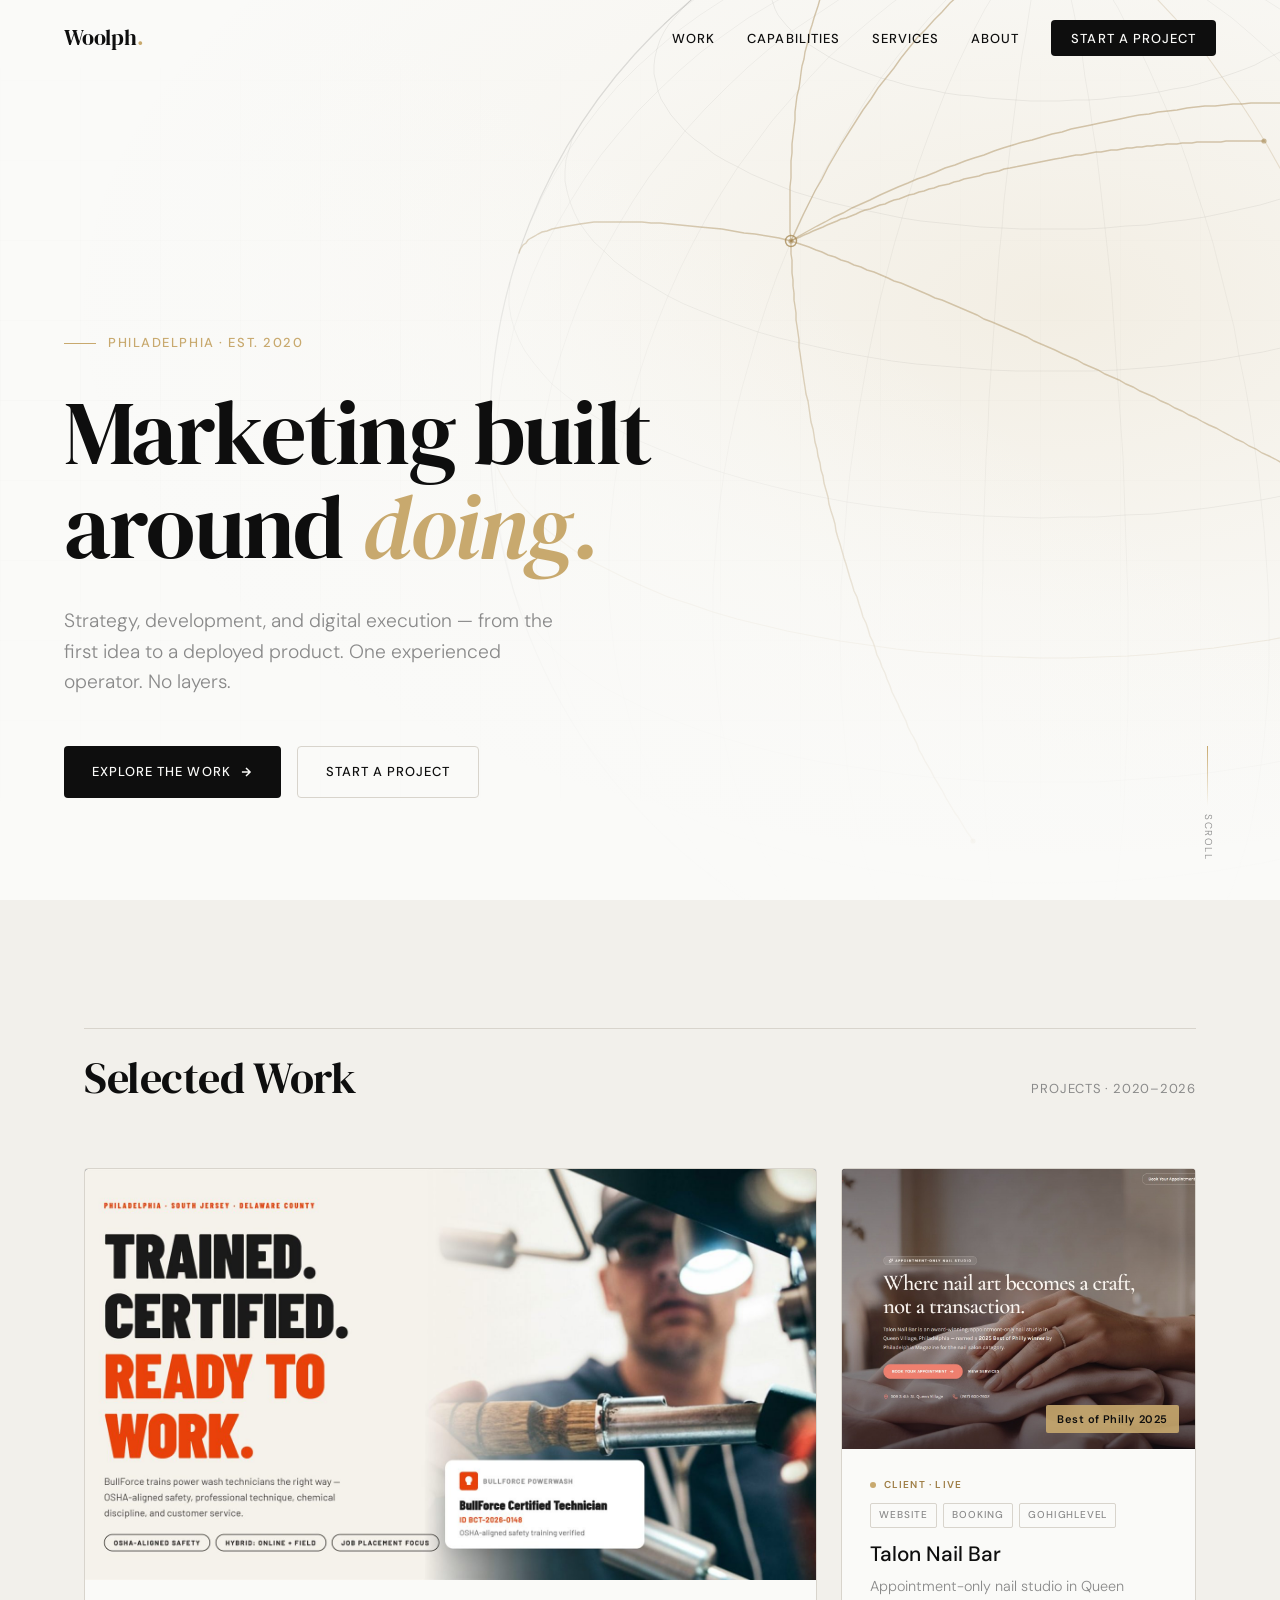
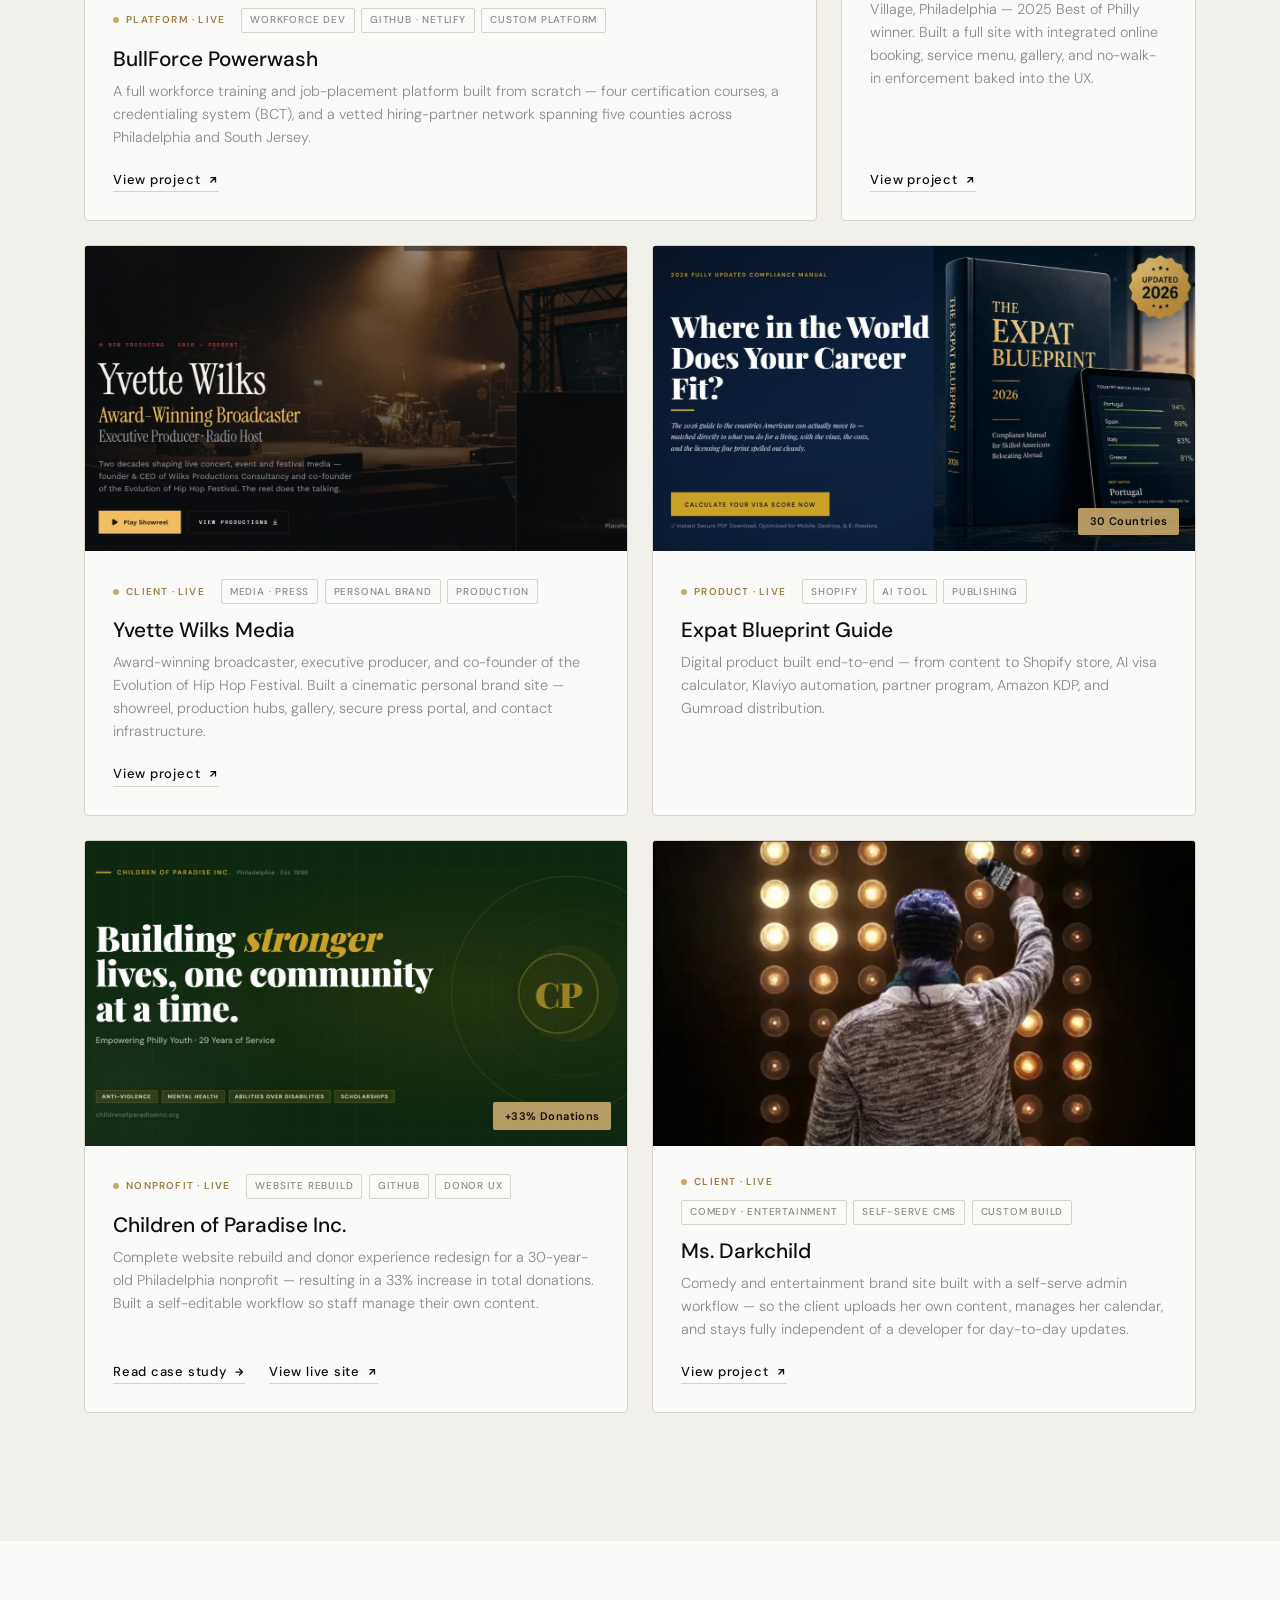
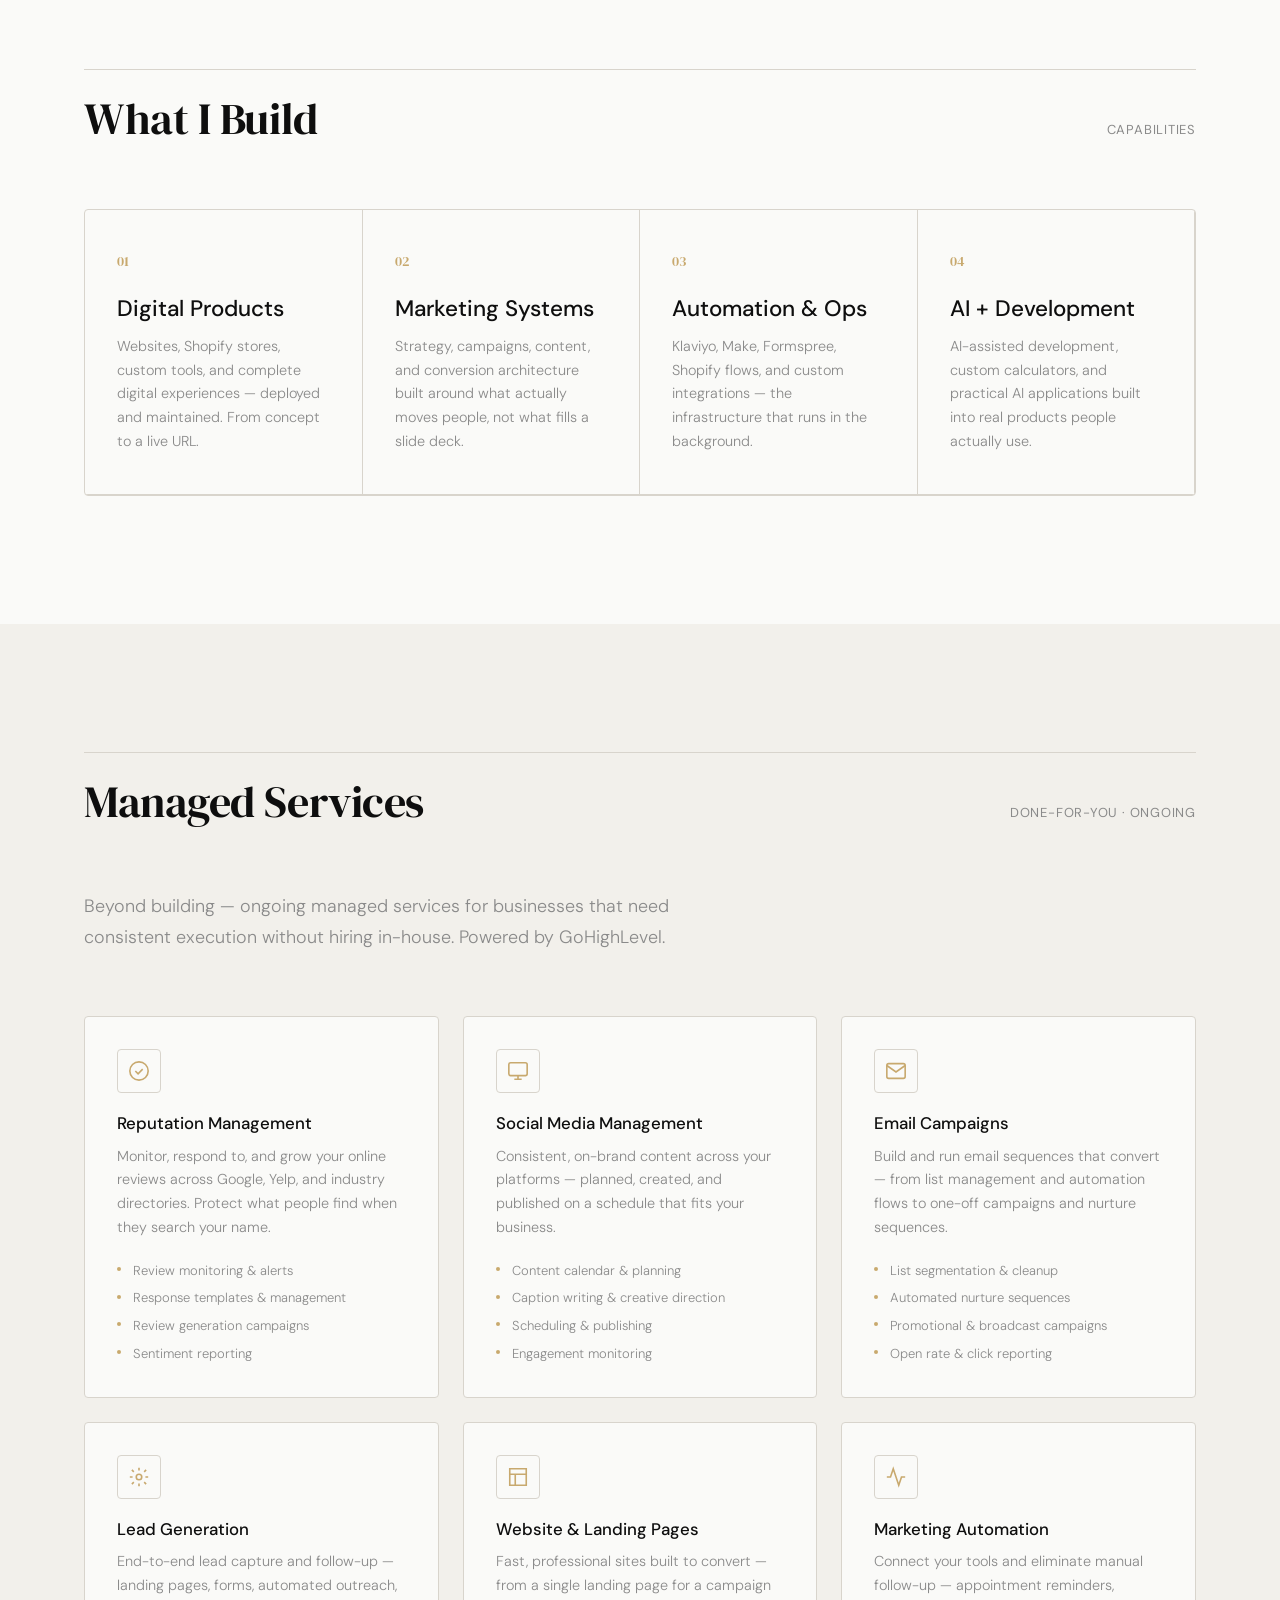
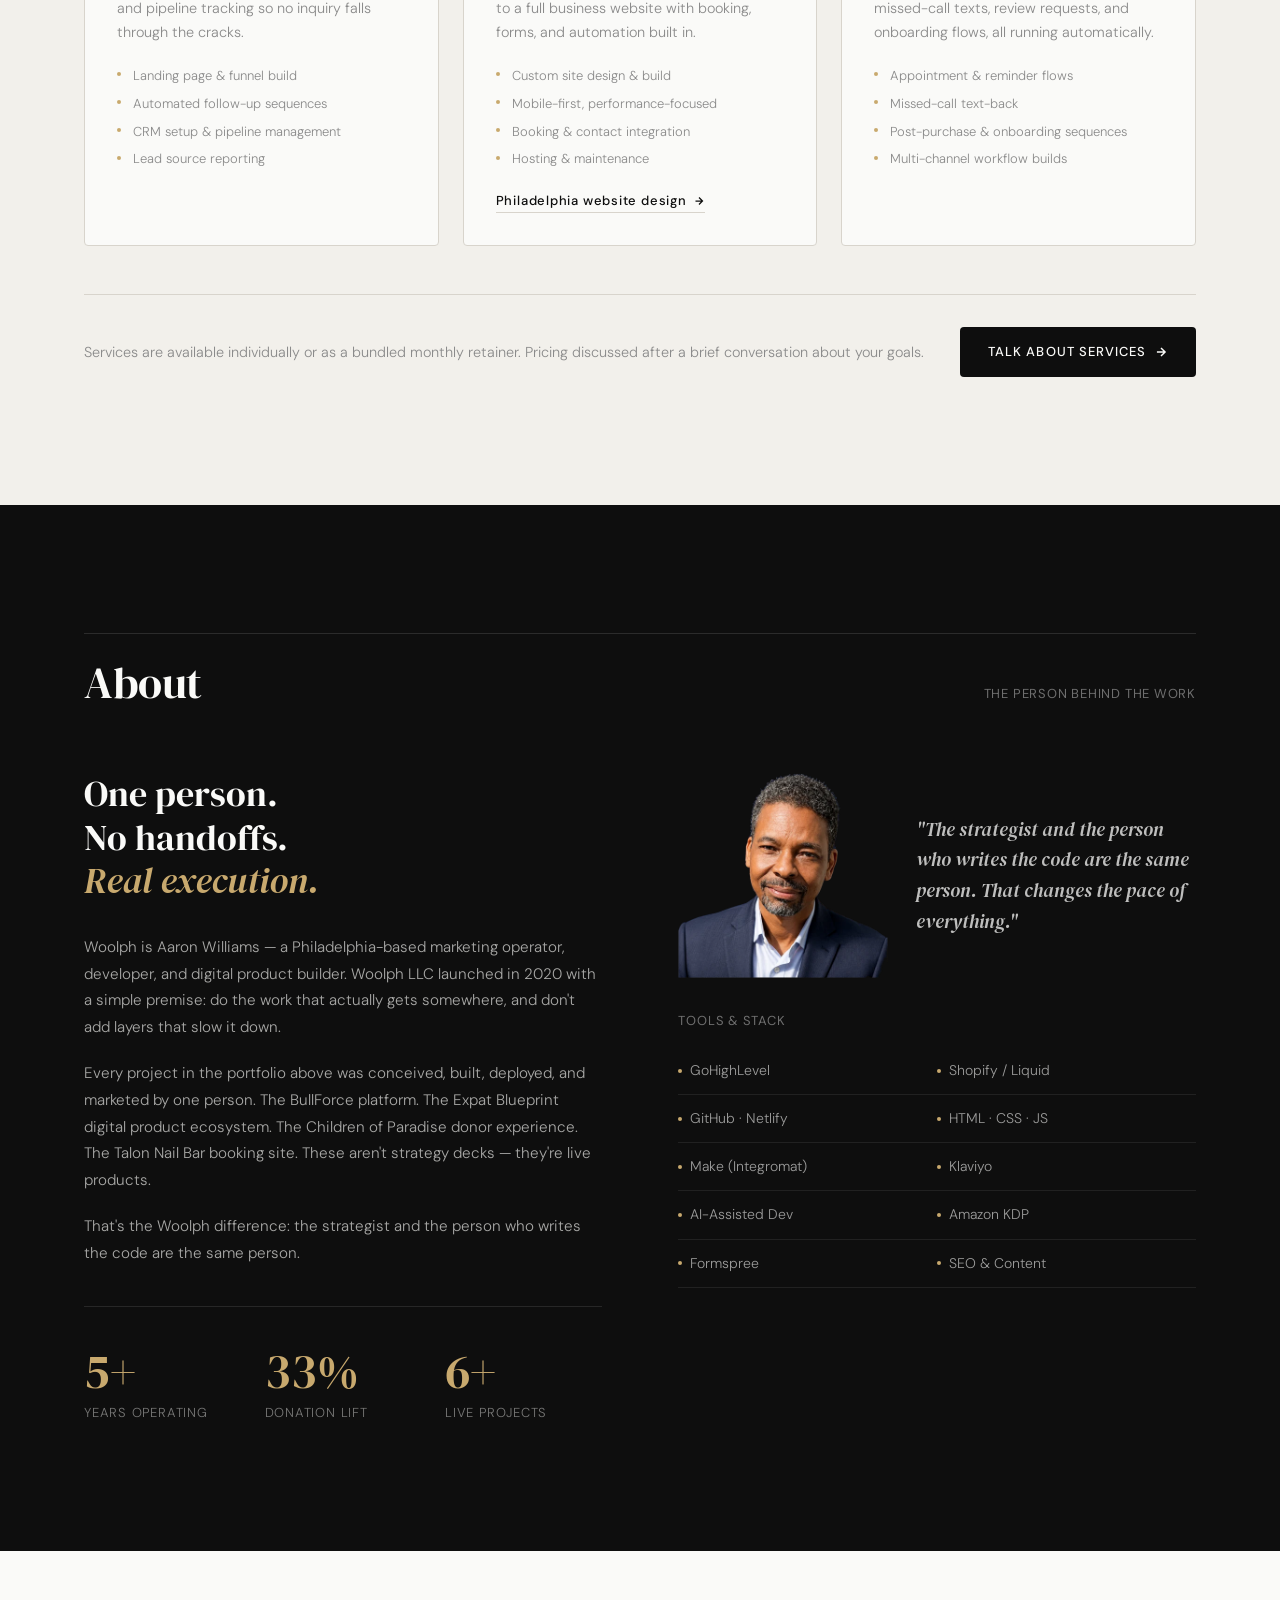
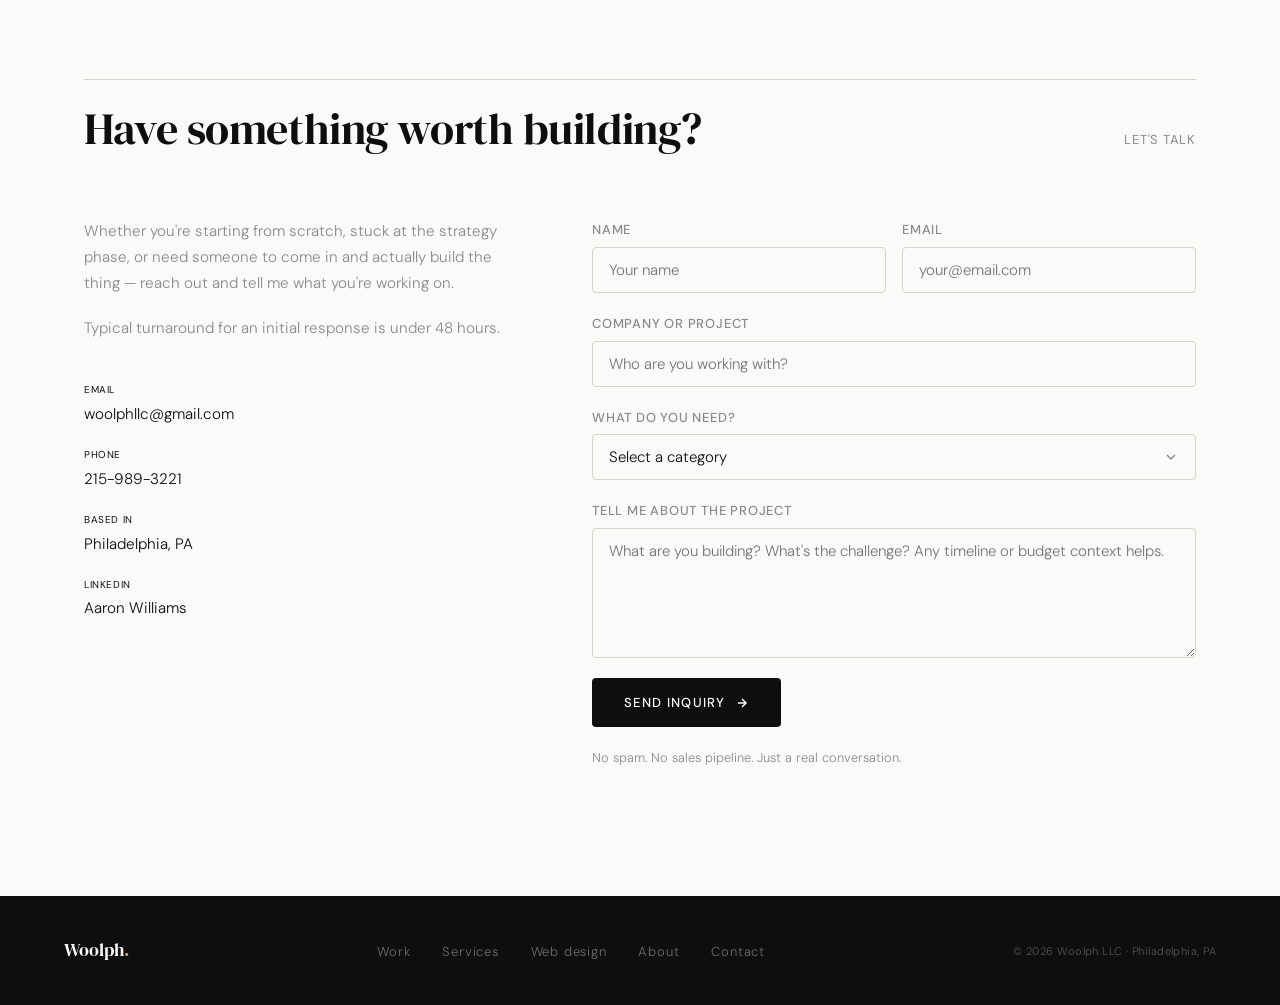
<file: index.html>
<!DOCTYPE html>
<html lang="en">
<head>
  <meta charset="UTF-8" />
  <meta name="viewport" content="width=device-width, initial-scale=1.0" />
  <title>Woolph Marketing | Philadelphia Web Design &amp; Automation</title>
  <meta name="description" content="Independent Philadelphia marketing studio building custom websites, booking, and marketing automation for local businesses. One operator, no handoffs." />
  <link rel="canonical" href="https://woolph.marketing/" />
  <meta name="robots" content="index, follow, max-image-preview:large" />
  <meta name="theme-color" content="#0E0E0E" />

  <link rel="icon" href="/favicon.svg" type="image/svg+xml" />

  <!-- Open Graph -->
  <meta property="og:site_name" content="Woolph Marketing" />
  <meta property="og:locale" content="en_US" />
  <meta property="og:title" content="Woolph Marketing — Marketing Built Around Doing" />
  <meta property="og:description" content="Independent Philadelphia marketing studio: custom websites, booking, and marketing automation for businesses that need to get somewhere." />
  <meta property="og:type" content="website" />
  <meta property="og:url" content="https://woolph.marketing/" />
  <meta property="og:image" content="https://woolph.marketing/images/og-image.png" />
  <meta property="og:image:type" content="image/png" />
  <meta property="og:image:width" content="1200" />
  <meta property="og:image:height" content="630" />
  <meta property="og:image:alt" content="Woolph — Marketing built around doing." />

  <!-- Twitter / X -->
  <meta name="twitter:card" content="summary_large_image" />
  <meta name="twitter:title" content="Woolph Marketing — Marketing Built Around Doing" />
  <meta name="twitter:description" content="Independent Philadelphia marketing studio: custom websites, booking, and marketing automation for businesses that need to get somewhere." />
  <meta name="twitter:image" content="https://woolph.marketing/images/og-image.png" />

  <!-- Structured data: service-area business (no public street address) -->
  <script type="application/ld+json">
  {
    "@context": "https://schema.org",
    "@graph": [
      {
        "@type": "WebSite",
        "@id": "https://woolph.marketing/#website",
        "url": "https://woolph.marketing/",
        "name": "Woolph Marketing",
        "inLanguage": "en-US",
        "publisher": { "@id": "https://woolph.marketing/#business" }
      },
      {
        "@type": "ProfessionalService",
        "@id": "https://woolph.marketing/#business",
        "name": "Woolph Marketing",
        "alternateName": ["Woolph", "Woolph LLC"],
        "legalName": "Woolph LLC",
        "url": "https://woolph.marketing/",
        "image": "https://woolph.marketing/images/og-image.png",
        "description": "Independent Philadelphia marketing studio building custom websites, online booking, and marketing automation for local businesses, nonprofits, and personal brands.",
        "telephone": "+1-215-989-3221",
        "email": "woolphllc@gmail.com",
        "foundingDate": "2020",
        "address": {
          "@type": "PostalAddress",
          "addressLocality": "Philadelphia",
          "addressRegion": "PA",
          "addressCountry": "US"
        },
        "areaServed": [
          { "@type": "City", "name": "Philadelphia" },
          { "@type": "State", "name": "Pennsylvania" }
        ],
        "founder": {
          "@type": "Person",
          "@id": "https://woolph.marketing/#aaron-williams",
          "name": "Aaron Williams",
          "sameAs": ["https://www.linkedin.com/in/aaron-williams-388862427"]
        },
        "knowsAbout": [
          "Web design",
          "Marketing automation",
          "GoHighLevel",
          "Local SEO",
          "Shopify",
          "Email marketing"
        ],
        "hasOfferCatalog": {
          "@type": "OfferCatalog",
          "name": "Woolph Marketing services",
          "itemListElement": [
            { "@type": "Offer", "itemOffered": { "@type": "Service", "name": "Website & landing page design", "url": "https://woolph.marketing/services/web-design-philadelphia/" } },
            { "@type": "Offer", "itemOffered": { "@type": "Service", "name": "Marketing automation" } },
            { "@type": "Offer", "itemOffered": { "@type": "Service", "name": "Lead generation" } },
            { "@type": "Offer", "itemOffered": { "@type": "Service", "name": "Reputation management" } },
            { "@type": "Offer", "itemOffered": { "@type": "Service", "name": "Social media management" } },
            { "@type": "Offer", "itemOffered": { "@type": "Service", "name": "Email campaigns" } }
          ]
        }
      }
    ]
  }
  </script>

  <link rel="preconnect" href="https://fonts.googleapis.com" />
  <link rel="preconnect" href="https://fonts.gstatic.com" crossorigin />
  <link rel="stylesheet" href="https://fonts.googleapis.com/css2?family=DM+Serif+Display:ital@0;1&family=DM+Sans:ital,opsz,wght@0,9..40,300;0,9..40,400;0,9..40,500;0,9..40,600;1,9..40,300&display=swap" />
  <link rel="stylesheet" href="/style.css" />
</head>

<body>

  <!-- ═══════════════════════════════════════
       NAV
  ══════════════════════════════════════════ -->
  <nav id="nav" role="navigation" aria-label="Main navigation">
    <a href="#hero" class="nav-logo" aria-label="Woolph home">Woolph<span>.</span></a>

    <ul class="nav-links" role="list">
      <li><a href="#work">Work</a></li>
      <li><a href="#capabilities">Capabilities</a></li>
      <li><a href="#services">Services</a></li>
      <li><a href="#about">About</a></li>
      <li><a href="#contact" class="nav-cta">Start a project</a></li>
    </ul>

    <button class="nav-toggle" aria-label="Toggle menu" aria-expanded="false">
      <span></span>
      <span></span>
      <span></span>
    </button>
  </nav>

  <!-- ═══════════════════════════════════════
       HERO
  ══════════════════════════════════════════ -->
  <section id="hero" aria-label="Introduction">
    <div class="hero-bg" aria-hidden="true">
      <svg xmlns="http://www.w3.org/2000/svg" viewBox="0 0 1600 900" preserveAspectRatio="xMidYMid slice" aria-hidden="true">
        <defs>
          <radialGradient id="wb-glow" cx="76%" cy="34%" r="62%">
            <stop offset="0%" stop-color="#C8A96E" stop-opacity="0.15"/>
            <stop offset="55%" stop-color="#C8A96E" stop-opacity="0.045"/>
            <stop offset="100%" stop-color="#C8A96E" stop-opacity="0"/>
          </radialGradient>
          <linearGradient id="wb-fade" x1="0" y1="0" x2="0" y2="1">
            <stop offset="0%" stop-color="#fff" stop-opacity="1"/>
            <stop offset="58%" stop-color="#fff" stop-opacity="0.85"/>
            <stop offset="100%" stop-color="#fff" stop-opacity="0.12"/>
          </linearGradient>
          <mask id="wb-mask"><rect width="1600" height="900" fill="url(#wb-fade)"/></mask>
        </defs>
        <rect width="1600" height="900" fill="url(#wb-glow)"/>
        <g mask="url(#wb-mask)" fill="none" stroke-linecap="round">
          <g stroke="#0E0E0E" stroke-opacity="0.06" stroke-width="1">
            <path d="M1041 964L1053 967L1066 971L1079 974L1092 976L1105 979L1119 981L1133 983L1147 984L1161 985L1176 986L1190 987L1205 987L1220 987L1234 986L1249 986L1263 985L1278 984L1292 982L1306 980L1319 978L1333 975L1346 973L1358 970L1371 966L1382 963"/>
            <path d="M864 870L874 877L886 884L898 891L911 897L925 904L940 910L955 915L972 920L989 925L1006 930L1024 934L1043 938L1062 941L1081 944L1101 947L1121 949L1141 950L1162 952L1182 952L1203 953L1224 953L1245 952L1265 951L1286 950L1306 948L1326 946L1345 943L1365 940L1384 937L1402 933L1420 928L1437 924L1454 919L1470 913L1485 908L1500 902L1513 895L1526 889L1538 882L1549 875L1560 867"/>
            <path d="M746 743L754 753L764 763L774 772L786 781L799 790L813 799L828 807L844 815L861 823L879 830L898 837L918 843L939 849L960 855L982 860L1005 865L1028 869L1052 872L1076 875L1101 878L1126 880L1151 882L1176 883L1202 883L1227 883L1252 882L1277 881L1303 879L1327 877L1352 874L1376 871L1399 867L1423 863L1445 858L1467 853L1488 847L1509 841L1528 835L1547 828L1565 820L1582 813L1597 805L1612 796L1626 787L1638 778L1650 769L1660 760L1669 750L1676 740"/>
            <path d="M674 593L679 604L685 616L693 627L702 638L712 648L724 659L737 669L751 679L767 689L784 698L802 707L821 715L841 723L862 731L884 738L908 745L931 751L956 757L981 762L1007 766L1034 770L1061 774L1088 777L1116 779L1144 781L1172 782L1201 782L1229 782L1257 782L1285 780L1313 778L1341 776L1368 773L1395 769L1421 765L1447 760L1472 755L1497 749L1520 743L1543 736L1565 728L1586 721L1606 712L1624 704L1642 695L1658 685L1674 676L1688 666L1700 655L1712 645L1721 634L1730 623L1737 612L1743 601L1747 589"/>
            <path d="M670 282L669 294L669 305L671 317L674 328L679 340L685 351L693 362L702 373L712 384L724 394L737 404L751 414L767 424L784 433L802 442L821 450L841 458L862 466L884 473L908 480L931 486L956 492L981 497L1007 502L1034 506L1061 509L1088 512L1116 514L1144 516L1172 517L1201 518L1229 517L1257 517L1285 515L1313 514L1341 511L1368 508L1395 504L1421 500L1447 495L1472 490L1497 484L1520 478L1543 471L1565 464L1586 456L1606 448L1624 439L1642 430L1658 421L1674 411L1688 401L1700 391L1712 380L1721 369L1730 358L1737 347L1743 336L1747 324L1750 313L1751 301L1751 290L1749 278"/>
            <path d="M737 130L732 140L729 150L726 160L725 171L725 181L727 191L730 202L734 212L739 222L746 232L754 242L764 251L774 261L786 270L799 279L813 287L828 296L844 304L861 311L879 318L898 325L918 332L939 338L960 343L982 348L1005 353L1028 357L1052 361L1076 364L1101 366L1126 368L1151 370L1176 371L1202 371L1227 371L1252 371L1277 370L1303 368L1327 366L1352 363L1376 360L1399 356L1423 352L1445 347L1467 341L1488 336L1509 330L1528 323L1547 316L1565 309L1582 301L1597 293L1612 285L1626 276L1638 267L1650 258L1660 248L1669 238L1676 229L1683 219L1688 208L1691 198L1694 188L1695 178L1695 167L1693 157L1690 147L1686 137L1681 126"/>
            <path d="M851 0L843 8L836 16L829 24L824 32L820 40L817 49L815 57L814 65L814 74L816 82L818 91L821 99L826 107L831 115L838 123L845 131L854 139L864 146L874 154L886 161L898 167L911 174L925 180L940 186L955 192L972 197L989 202L1006 206L1024 210L1043 214L1062 218L1081 221L1101 223L1121 225L1141 227L1162 228L1182 229L1203 229L1224 229L1245 229L1265 228L1286 226L1306 225L1326 222L1345 220L1365 217L1384 213L1402 209L1420 205L1437 200L1454 195L1470 190L1485 184L1500 178L1513 172L1526 165L1538 158L1549 151L1560 144L1569 136L1577 129L1584 121L1591 113L1596 104L1600 96L1603 88L1605 79L1606 71L1606 63L1604 54L1602 46L1599 38L1594 29L1589 21L1582 13L1575 5L1566 -2"/>
            <path d="M1026 -99L1015 -95L1005 -91L996 -86L986 -82L978 -77L970 -72L963 -67L956 -61L950 -56L945 -50L941 -44L937 -39L934 -33L932 -27L931 -21L930 -15L930 -9L931 -3L933 3L935 9L938 15L942 20L947 26L952 31L958 37L965 42L973 47L981 52L989 57L999 62L1009 66L1019 70L1030 74L1041 78L1053 81L1066 85L1079 88L1092 90L1105 93L1119 95L1133 96L1147 98L1161 99L1176 100L1190 101L1205 101L1220 101L1234 100L1249 100L1263 99L1278 97L1292 96L1306 94L1319 92L1333 89L1346 87L1358 84L1371 80L1382 77L1394 73L1405 69L1415 65L1424 60L1434 55L1442 51L1450 46L1457 40L1464 35L1470 30L1475 24L1479 18L1483 13L1486 7L1488 1L1489 -5L1490 -11L1490 -17L1489 -23L1487 -29L1485 -35L1482 -41L1478 -46L1473 -52L1468 -58L1462 -63L1455 -68L1447 -73L1439 -78L1431 -83L1421 -88L1411 -92L1401 -96L1390 -100"/>
            <path d="M1121 -111L1115 -109L1109 -107L1104 -104L1099 -102L1094 -100L1090 -97L1086 -95L1082 -92L1079 -89L1076 -86L1073 -83L1071 -80L1069 -77L1067 -74L1066 -71L1065 -68L1065 -65L1065 -62L1066 -59L1066 -56L1068 -53L1069 -50L1071 -47L1074 -44L1077 -41L1080 -38L1083 -36L1087 -33L1091 -30L1096 -28L1101 -25L1106 -23L1111 -21L1117 -19L1123 -17L1129 -15L1135 -14L1142 -12L1149 -11L1156 -9L1163 -8L1170 -7L1177 -7L1185 -6L1192 -6L1200 -5L1207 -5L1215 -5L1223 -5L1230 -6L1238 -6L1245 -7L1252 -8L1260 -9L1267 -10L1274 -11L1280 -13L1287 -14L1293 -16L1299 -18L1305 -20L1311 -22L1316 -24L1321 -26L1326 -29L1330 -31L1334 -34L1338 -36L1341 -39L1344 -42L1347 -45L1349 -48L1351 -51L1353 -54L1354 -57L1355 -60L1355 -63L1355 -66L1354 -69L1354 -72L1352 -75L1351 -78L1349 -81L1346 -84L1343 -87L1340 -90L1337 -93L1333 -95L1329 -98L1324 -100L1319 -103L1314 -105L1309 -107L1303 -109L1297 -111L1291 -113L1285 -115L1278 -116L1271 -118L1264 -119L1257 -120L1250 -121L1243 -122L1235 -122L1228 -123L1220 -123L1213 -123L1205 -123L1197 -123L1190 -123L1182 -122L1175 -121L1168 -121L1160 -120L1153 -118L1146 -117L1140 -116L1133 -114L1127 -112L1121 -111"/>
          </g>
          <g stroke="#0E0E0E" stroke-opacity="0.045" stroke-width="1">
            <path d="M1053 -107L1070 -110L1086 -112L1103 -112L1121 -111L1138 -108L1156 -103L1174 -98L1192 -90L1210 -82"/>
            <path d="M947 -64L966 -74L986 -82L1007 -88L1028 -93L1050 -97L1072 -99L1094 -100L1117 -99L1140 -97L1163 -93L1187 -88L1210 -82"/>
            <path d="M824 24L843 8L863 -7L883 -21L905 -34L927 -46L950 -56L974 -65L999 -72L1024 -78L1050 -83L1076 -86L1102 -88L1129 -89L1156 -88L1183 -85L1210 -82"/>
            <path d="M681 246L691 221L702 197L715 173L729 150L744 128L760 107L778 86L797 67L817 49L838 31L860 15L883 0L907 -14L932 -27L958 -38L984 -49L1011 -58L1038 -65L1066 -71L1094 -76L1123 -80L1152 -82L1181 -82L1210 -82"/>
            <path d="M674 593L668 567L662 541L658 515L656 488L655 462L656 435L658 408L662 381L668 355L674 328L683 302L692 276L703 251L716 226L730 202L745 178L761 155L779 133L798 111L818 91L839 71L861 52L884 35L908 18L933 3L958 -11L984 -24L1011 -36L1039 -47L1066 -56L1095 -64L1123 -70L1152 -75L1181 -79L1210 -82"/>
            <path d="M809 821L793 803L778 783L764 763L751 742L739 719L729 696L720 673L712 648L706 623L701 598L697 572L695 546L695 519L695 492L697 465L701 438L706 411L712 384L720 357L729 330L739 303L751 277L764 251L778 226L793 201L809 177L827 154L845 131L865 109L886 88L907 68L929 49L952 31L976 15L1000 -1L1025 -16L1051 -29L1077 -41L1103 -52L1129 -61L1156 -69L1183 -76L1210 -82"/>
            <path d="M951 926L932 916L915 904L898 891L882 877L867 861L853 844L840 826L828 807L817 787L807 766L798 744L790 721L784 698L778 674L774 649L771 623L769 597L769 570L769 543L771 516L774 488L778 461L784 433L790 405L798 378L807 350L817 323L828 296L840 269L853 243L867 217L882 192L898 167L915 144L932 121L951 99L970 77L989 57L1010 38L1031 20L1052 3L1074 -13L1096 -28L1118 -41L1141 -53L1164 -64L1187 -74L1210 -82"/>
            <path d="M1041 964L1026 958L1012 951L998 942L984 932L972 920L960 908L948 893L937 878L927 861L918 843L910 824L902 804L895 783L889 761L884 738L880 714L877 690L875 664L873 638L873 612L873 585L875 557L877 530L880 502L884 473L889 445L895 416L902 388L910 360L918 332L927 304L937 276L948 249L960 223L972 197L984 172L998 147L1012 123L1026 100L1041 78L1057 57L1073 37L1089 18L1106 0L1123 -17L1140 -33L1157 -47L1175 -60L1192 -71L1210 -82"/>
            <path d="M1115 982L1105 979L1096 974L1087 968L1078 960L1070 951L1062 941L1054 929L1047 916L1040 902L1034 886L1028 869L1023 850L1018 831L1014 810L1010 789L1007 766L1005 743L1003 719L1001 694L1001 668L1000 641L1001 614L1001 587L1003 559L1005 530L1007 502L1010 473L1014 444L1018 415L1023 386L1028 357L1034 328L1040 300L1047 272L1054 245L1062 218L1070 191L1078 165L1087 140L1096 116L1105 93L1115 70L1125 49L1135 28L1145 9L1156 -9L1166 -26L1177 -42L1188 -57L1199 -70L1210 -82"/>
            <path d="M1179 988L1176 986L1173 982L1170 977L1167 970L1164 961L1162 952L1159 940L1157 928L1155 914L1153 898L1151 882L1149 864L1148 845L1146 824L1145 803L1144 781L1143 757L1143 733L1142 708L1142 683L1142 656L1142 629L1142 601L1143 573L1143 545L1144 516L1145 487L1146 458L1148 428L1149 399L1151 370L1153 341L1155 312L1157 284L1159 256L1162 228L1164 201L1167 175L1170 149L1173 124L1176 100L1179 77L1182 55L1186 33L1189 13L1192 -6L1196 -23L1199 -40L1203 -55L1206 -69L1210 -82"/>
            <path d="M1245 988L1249 986L1252 982L1256 976L1259 970L1262 961L1265 951L1268 940L1271 927L1273 913L1275 898L1277 881L1279 863L1281 844L1283 824L1284 803L1285 780L1286 757L1287 733L1288 708L1288 682L1288 656L1288 628L1288 601L1287 573L1286 544L1285 515L1284 486L1283 457L1281 428L1279 399L1277 370L1275 341L1273 312L1271 283L1268 255L1265 228L1262 201L1259 174L1256 149L1252 124L1249 100L1245 77L1242 54L1238 33L1234 13L1230 -6L1226 -24L1222 -40L1218 -55L1214 -69L1210 -82"/>
            <path d="M1309 981L1319 978L1329 973L1339 967L1348 960L1356 950L1365 940L1373 928L1380 915L1387 900L1394 884L1399 867L1405 849L1410 830L1414 809L1418 787L1421 765L1424 741L1426 717L1428 692L1429 666L1429 640L1429 613L1428 585L1426 557L1424 529L1421 500L1418 471L1414 442L1410 413L1405 385L1399 356L1394 327L1387 299L1380 271L1373 243L1365 217L1356 190L1348 164L1339 139L1329 115L1319 92L1309 69L1299 48L1288 28L1278 8L1267 -10L1255 -27L1244 -42L1233 -57L1221 -70L1210 -82"/>
            <path d="M1491 914L1509 902L1526 889L1542 874L1558 858L1572 842L1585 824L1597 805L1608 784L1619 763L1628 741L1635 718L1642 695L1647 670L1652 645L1655 620L1657 594L1657 567L1657 540L1655 513L1652 485L1647 458L1642 430L1635 402L1628 375L1619 347L1608 320L1597 293L1585 266L1572 240L1558 215L1542 190L1526 165L1509 142L1491 119L1473 97L1454 76L1434 55L1413 36L1392 18L1370 2L1348 -14L1326 -29L1303 -42L1280 -54L1257 -64L1233 -74L1210 -82"/>
            <path d="M1614 818L1630 800L1645 780L1660 760L1673 738L1684 716L1695 693L1704 669L1712 645L1718 620L1723 594L1726 568L1729 542L1729 515L1729 488L1726 461L1723 434L1718 407L1712 380L1704 353L1695 326L1684 300L1673 274L1660 248L1645 223L1630 198L1614 174L1596 151L1577 129L1557 107L1537 86L1515 66L1493 47L1470 30L1446 13L1421 -3L1396 -17L1370 -30L1344 -42L1318 -53L1291 -62L1264 -70L1237 -76L1210 -82"/>
            <path d="M1747 589L1754 564L1759 537L1763 511L1765 484L1766 458L1765 431L1763 404L1759 377L1754 351L1747 324L1739 298L1729 273L1718 247L1705 222L1691 198L1676 175L1660 152L1642 130L1623 108L1603 88L1582 68L1560 50L1537 32L1513 16L1488 1L1462 -13L1436 -26L1409 -38L1382 -48L1354 -57L1326 -65L1297 -71L1268 -76L1239 -79L1210 -82"/>
            <path d="M1737 242L1728 217L1717 193L1704 170L1690 147L1675 125L1659 104L1641 83L1622 64L1602 46L1581 29L1559 12L1536 -3L1512 -16L1487 -29L1462 -40L1436 -50L1409 -59L1381 -66L1354 -72L1325 -77L1297 -80L1268 -82L1239 -83L1210 -82"/>
            <path d="M1593 22L1575 5L1555 -10L1534 -24L1513 -36L1491 -48L1468 -58L1444 -66L1420 -74L1395 -80L1369 -84L1343 -87L1317 -89L1291 -89L1264 -88L1237 -86L1210 -82"/>
            <path d="M1450 -75L1431 -83L1410 -89L1389 -94L1368 -98L1346 -100L1324 -100L1302 -100L1279 -97L1256 -93L1233 -88L1210 -82"/>
            <path d="M1363 -108L1347 -111L1331 -113L1314 -113L1297 -111L1280 -108L1263 -104L1245 -98L1228 -90L1210 -82"/>
            <path d="M1295 -123L1285 -123L1275 -122L1264 -119L1254 -114L1243 -108L1232 -101L1221 -92L1210 -82"/>
            <path d="M1238 -129L1234 -129L1231 -126L1228 -123L1224 -117L1221 -111L1217 -102L1214 -93L1210 -82"/>
            <path d="M1178 -129L1182 -128L1186 -126L1190 -123L1194 -117L1198 -111L1202 -102L1206 -93L1210 -82"/>
            <path d="M1121 -123L1132 -123L1142 -121L1153 -118L1165 -114L1176 -108L1187 -101L1199 -92L1210 -82"/>
          </g>
          <g stroke="#9E7D44" stroke-opacity="0.20" stroke-width="1.1">
            <path d="M650 438L652 450L655 462L660 473L667 485L674 497L684 508L695 519L707 530L720 540L735 551L751 561L769 570L787 579L807 588L828 597L850 604L873 612L897 619L922 625L947 631L973 636L1000 641L1028 645L1056 649L1084 652L1113 654L1142 656L1171 657L1200 658L1230 658L1259 657L1288 656L1317 654L1345 651L1374 648L1402 644L1429 640L1455 635L1481 629L1507 623L1531 617L1555 609L1577 602L1599 594L1620 585L1639 576L1657 567L1674 557L1690 547L1704 537L1718 526L1729 515L1739 504L1748 493L1756 481L1761 470L1766 458L1769 446L1770 434"/>
            <path d="M1382 963L1398 957L1413 949L1427 941L1441 930L1454 919L1466 906L1478 891L1489 876L1499 859L1509 841L1517 822L1525 802L1532 781L1538 759L1543 736L1547 712L1551 687L1553 662L1554 636L1555 609L1554 582L1553 555L1551 527L1547 499L1543 471L1538 443L1532 414L1525 386L1517 358L1509 330L1499 302L1489 275L1478 248L1466 221L1454 195L1441 170L1427 145L1413 122L1398 99L1382 77L1367 56L1350 36L1334 17L1317 -1L1299 -18L1282 -33L1264 -47L1246 -60L1228 -71L1210 -82"/>
          </g>
          <circle cx="1210" cy="430" r="560" fill="none" stroke="#0E0E0E" stroke-opacity="0.12" stroke-width="1.25"/>
          <g stroke="#9E7D44" stroke-opacity="0.42" stroke-width="1.4">
            <path d="M951 241L955 239L960 237L964 235L969 233L973 231L978 229L983 227L987 225L992 223L997 221L1001 219L1006 218L1011 216L1016 214L1020 212L1025 210L1030 209L1035 207L1040 205L1045 204L1049 202L1054 200L1059 199L1064 197L1069 195L1074 194L1079 192L1084 191L1089 189L1094 188L1099 186L1104 185L1109 184L1114 182L1119 181L1124 179L1129 178L1134 177L1139 176L1144 174L1149 173L1154 172L1159 171L1164 169L1170 168L1175 167L1180 166L1185 165L1190 164L1195 163L1200 162L1205 161L1210 160L1215 159L1221 158L1226 157L1231 156L1236 155L1241 155L1246 154L1251 153L1256 152L1261 152L1266 151L1271 150L1277 150L1282 149L1287 148L1292 148L1297 147L1302 147L1307 146L1312 146L1317 145L1322 145L1327 144L1332 144L1337 144L1342 143L1347 143L1352 143L1357 142L1361 142L1366 142L1371 142L1376 142L1381 142L1386 141L1391 141L1395 141L1400 141L1405 141L1410 141L1415 141L1419 141L1424 141"/>
            <path d="M951 241L959 236L968 231L977 226L985 222L994 217L1003 213L1012 208L1021 204L1030 200L1040 195L1049 191L1058 187L1068 183L1077 179L1086 176L1096 172L1105 168L1115 165L1125 161L1134 158L1144 155L1154 151L1163 148L1173 145L1183 142L1192 140L1202 137L1212 134L1222 132L1231 129L1241 127L1251 125L1260 123L1270 121L1280 119L1289 117L1299 115L1309 114L1318 112L1328 111L1337 110L1347 108L1356 107L1365 106L1375 106L1384 105L1393 104L1402 104L1411 103L1420 103L1429 103L1438 103L1447 103L1455 103L1464 103L1472 103L1481 104L1489 104L1498 105L1506 106L1514 107L1522 108L1530 109L1537 110L1545 111L1552 113L1560 114L1567 116L1574 117L1581 119L1588 121L1595 123L1602 125L1608 128L1615 130L1621 132L1627 135L1633 137L1639 140L1645 143L1651 146L1656 149L1661 152L1666 155L1671 159L1676 162L1681 165L1685 169L1690 173L1694 176L1698 180L1702 184L1706 188L1709 192L1713 196L1716 200"/>
            <path d="M951 241L957 228L963 215L969 203L975 191L982 179L988 167L995 155L1002 143L1009 132L1016 121L1023 110L1031 99L1038 88L1046 78L1054 68L1061 58L1069 48L1077 38L1086 29L1094 20L1102 12L1110 3L1119 -5L1127 -13L1136 -21L1144 -28L1153 -35L1161 -42L1170 -48L1179 -54L1187 -60L1196 -66L1205 -71L1214 -76L1222 -80L1231 -84L1240 -88L1248 -92L1257 -95L1266 -98L1274 -101L1283 -103L1291 -105L1300 -106L1308 -108L1316 -108L1325 -109L1333 -109L1341 -109L1349 -109L1357 -108L1365 -107L1373 -105L1380 -103L1388 -101"/>
            <path d="M951 241L951 247L951 254L952 260L952 267L952 273L953 280L953 286L954 293L954 300L955 306L956 313L956 320L957 326L958 333L959 340L959 347L960 353L961 360L962 367L963 374L964 381L965 387L966 394L968 401L969 408L970 415L971 422L973 429L974 435L975 442L977 449L978 456L980 463L981 470L983 476L984 483L986 490L988 497L989 504L991 511L993 517L995 524L996 531L998 538L1000 544L1002 551L1004 558L1006 564L1008 571L1010 578L1012 584L1014 591L1017 597L1019 604L1021 610L1023 617L1026 623L1028 629L1030 636L1033 642L1035 648L1037 655L1040 661L1042 667L1045 673L1047 679L1050 686L1052 692L1055 698L1058 704L1060 709L1063 715L1066 721L1068 727L1071 733L1074 738L1077 744L1079 750L1082 755L1085 761L1088 766L1091 771L1094 777L1097 782L1100 787L1103 792L1106 798L1109 803L1112 808L1115 813L1118 817L1121 822L1124 827L1127 832L1130 836L1133 841"/>
            <path d="M951 241L939 238L927 236L915 234L904 233L893 231L882 229L871 228L860 227L850 226L840 225L830 224L820 223L811 223L802 222L793 222L785 222L777 222L769 222L761 222L754 222L747 223L740 224L734 225L728 226L722 227L717 228L712 229L707 231L702 232L698 234L695 236L691 238L688 240L686 243L683 245L681 248L680 250L679 253"/>
            <path d="M951 241L950 232L950 222L950 214L950 205L950 196L950 187L951 178L951 170L951 161L952 153L952 144L953 136L954 128L955 120L955 112L956 104L957 96L959 88L960 81L961 73L962 66L964 59L965 52L967 45L969 38L970 31L972 25L974 18L976 12L978 6L980 -1L982 -7L985 -12L987 -18L989 -24L992 -29L994 -34L997 -39L1000 -44L1003 -49L1005 -54L1008 -58L1011 -63L1014 -67L1017 -71L1020 -75L1024 -78L1027 -82L1030 -85L1034 -88L1037 -92L1040 -94L1044 -97L1048 -100L1051 -102L1055 -104L1059 -106L1062 -108L1066 -110L1070 -112L1074 -113L1078 -114"/>
            <path d="M951 241L957 243L963 245L969 247L976 250L982 252L988 255L995 257L1001 260L1008 262L1014 265L1021 267L1027 270L1034 272L1041 275L1048 278L1054 281L1061 283L1068 286L1075 289L1082 292L1089 295L1095 298L1102 300L1109 303L1116 306L1123 309L1130 312L1137 315L1144 319L1152 322L1159 325L1166 328L1173 331L1180 334L1187 337L1194 341L1201 344L1208 347L1215 350L1223 354L1230 357L1237 360L1244 364L1251 367L1258 370L1265 374L1272 377L1279 380L1286 384L1293 387L1300 391L1307 394L1314 397L1321 401L1328 404L1335 408L1342 411L1349 415L1356 418L1363 422L1369 425L1376 428L1383 432L1389 435L1396 439L1403 442L1409 446L1416 449L1422 453L1429 456L1435 459L1442 463L1448 466L1454 470L1460 473L1466 477L1473 480L1479 483L1485 487L1491 490L1497 493L1502 497L1508 500L1514 503L1520 507L1525 510L1531 513L1536 516L1542 520L1547 523L1552 526L1558 529L1563 532L1568 536L1573 539L1578 542"/>
          </g>
          <g fill="#9E7D44" stroke="none">
            <circle cx="951" cy="241" r="2.6" fill-opacity="0.55"/>
            <circle cx="1424" cy="141" r="2.6" fill-opacity="0.55"/>
            <circle cx="1716" cy="200" r="2.6" fill-opacity="0.55"/>
            <circle cx="1133" cy="841" r="2.6" fill-opacity="0.55"/>
            <circle cx="1578" cy="542" r="2.6" fill-opacity="0.55"/>
          </g>
          <circle cx="951" cy="241" r="5.5" fill="none" stroke="#9E7D44" stroke-opacity="0.75" stroke-width="1.4"/>
        </g>
      </svg>
    </div>
    <div class="hero-grid" aria-hidden="true"></div>

    <div class="hero-kicker reveal">
      <span class="eyebrow">Philadelphia · Est. 2020</span>
    </div>

    <h1 class="display hero-headline reveal reveal-delay-1">
      Marketing built<br>around <em>doing.</em>
    </h1>

    <p class="hero-sub reveal reveal-delay-2">
      Strategy, development, and digital execution — from the first idea
      to a deployed product. One experienced operator. No layers.
    </p>

    <div class="hero-actions reveal reveal-delay-3">
      <a href="#work" class="btn-primary">
        Explore the work
        <svg width="14" height="14" viewBox="0 0 24 24" fill="none" stroke="currentColor" stroke-width="2.5" aria-hidden="true"><path d="M5 12h14M12 5l7 7-7 7"/></svg>
      </a>
      <a href="#contact" class="btn-secondary">Start a project</a>
    </div>

    <div class="hero-scroll" aria-hidden="true">
      <div class="scroll-line"></div>
      <span>Scroll</span>
    </div>
  </section>

  <!-- ═══════════════════════════════════════
       WORK
  ══════════════════════════════════════════ -->
  <section id="work" aria-label="Selected work">
    <div class="container">

      <div class="section-header reveal">
        <h2>Selected Work</h2>
        <span class="label">Projects · 2020–2026</span>
      </div>

      <div class="projects-grid">

        <!-- BullForce — FEATURED -->
        <article class="project-card featured reveal reveal-delay-1">
          <div class="project-visual pv-bullforce">
            <img src="images/bullforce-card.jpg" alt="BullForce Powerwash training and job-placement platform homepage" class="project-img" width="1600" height="900" loading="lazy" decoding="async" />
          </div>
          <div class="project-body">
            <div class="project-meta">
              <span class="project-badge">Platform · Live</span>
              <div class="project-tags">
                <span class="project-tag">Workforce Dev</span>
                <span class="project-tag">GitHub · Netlify</span>
                <span class="project-tag">Custom Platform</span>
              </div>
            </div>
            <h3>BullForce Powerwash</h3>
            <p>
              A full workforce training and job-placement platform built from scratch —
              four certification courses, a credentialing system (BCT), and a vetted
              hiring-partner network spanning five counties across Philadelphia and South Jersey.
            </p>
            <a href="https://bullforce-powerwash.netlify.app/home.dc" target="_blank" rel="noopener" class="project-link">
              View project
              <svg width="12" height="12" viewBox="0 0 24 24" fill="none" stroke="currentColor" stroke-width="2.5" aria-hidden="true"><path d="M7 17L17 7M7 7h10v10"/></svg>
            </a>
          </div>
        </article>

        <!-- Talon Nail Bar — SECONDARY -->
        <article class="project-card secondary reveal reveal-delay-2">
          <div class="project-visual pv-talon">
            <img src="images/talon-card.jpg" alt="Talon Nail Bar website hero with online booking for a Queen Village, Philadelphia studio" class="project-img" width="1218" height="914" loading="lazy" decoding="async" />
            <span class="project-result">Best of Philly 2025</span>
          </div>
          <div class="project-body">
            <div class="project-meta">
              <span class="project-badge">Client · Live</span>
              <div class="project-tags">
                <span class="project-tag">Website</span>
                <span class="project-tag">Booking</span>
                <span class="project-tag">GoHighLevel</span>
              </div>
            </div>
            <h3>Talon Nail Bar</h3>
            <p>
              Appointment-only nail studio in Queen Village, Philadelphia — 2025 Best of Philly winner.
              Built a full site with integrated online booking, service menu, gallery, and
              no-walk-in enforcement baked into the UX.
            </p>
            <a href="https://talon-nailbar.vibepreview.app" target="_blank" rel="noopener" class="project-link">
              View project
              <svg width="12" height="12" viewBox="0 0 24 24" fill="none" stroke="currentColor" stroke-width="2.5" aria-hidden="true"><path d="M7 17L17 7M7 7h10v10"/></svg>
            </a>
          </div>
        </article>

        <!-- Yvette Wilks — TERTIARY -->
        <article class="project-card tertiary reveal reveal-delay-1">
          <div class="project-visual pv-yvette">
            <img src="images/yvette-card.jpg" alt="Yvette Wilks Media personal brand website hero" class="project-img" width="1226" height="920" loading="lazy" decoding="async" />
          </div>
          <div class="project-body">
            <div class="project-meta">
              <span class="project-badge">Client · Live</span>
              <div class="project-tags">
                <span class="project-tag">Media · Press</span>
                <span class="project-tag">Personal Brand</span>
                <span class="project-tag">Production</span>
              </div>
            </div>
            <h3>Yvette Wilks Media</h3>
            <p>
              Award-winning broadcaster, executive producer, and co-founder of the Evolution
              of Hip Hop Festival. Built a cinematic personal brand site — showreel, production
              hubs, gallery, secure press portal, and contact infrastructure.
            </p>
            <a href="https://yvette-wilks-media.vibepreview.app" target="_blank" rel="noopener" class="project-link">
              View project
              <svg width="12" height="12" viewBox="0 0 24 24" fill="none" stroke="currentColor" stroke-width="2.5" aria-hidden="true"><path d="M7 17L17 7M7 7h10v10"/></svg>
            </a>
          </div>
        </article>

        <!-- Expat Blueprint — TERTIARY -->
        <article class="project-card tertiary reveal reveal-delay-2">
          <div class="project-visual pv-expat">
            <img src="images/expat-card.jpg" alt="The Expat Blueprint Guide landing page with visa score calculator" class="project-img project-img--left" width="1200" height="675" loading="lazy" decoding="async" />
            <span class="project-result">30 Countries</span>
          </div>
          <div class="project-body">
            <div class="project-meta">
              <span class="project-badge">Product · Live</span>
              <div class="project-tags">
                <span class="project-tag">Shopify</span>
                <span class="project-tag">AI Tool</span>
                <span class="project-tag">Publishing</span>
              </div>
            </div>
            <h3>Expat Blueprint Guide</h3>
            <p>
              Digital product built end-to-end — from content to Shopify store,
              AI visa calculator, Klaviyo automation, partner program,
              Amazon KDP, and Gumroad distribution.
            </p>
          </div>
        </article>

        <!-- Children of Paradise — TERTIARY -->
        <article class="project-card tertiary reveal reveal-delay-1">
          <div class="project-visual pv-nonprofit">
            <img src="images/cop-card.jpg" alt="Children of Paradise Inc. nonprofit website homepage" class="project-img project-img--left" width="1200" height="675" loading="lazy" decoding="async" />
            <span class="project-result">+33% Donations</span>
          </div>
          <div class="project-body">
            <div class="project-meta">
              <span class="project-badge">Nonprofit · Live</span>
              <div class="project-tags">
                <span class="project-tag">Website Rebuild</span>
                <span class="project-tag">GitHub</span>
                <span class="project-tag">Donor UX</span>
              </div>
            </div>
            <h3>Children of Paradise Inc.</h3>
            <p>
              Complete website rebuild and donor experience redesign for a 30-year-old
              Philadelphia nonprofit — resulting in a 33% increase in total donations.
              Built a self-editable workflow so staff manage their own content.
            </p>
            <div class="project-links">
              <a href="/work/children-of-paradise/" class="project-link">
                Read case study
                <svg width="12" height="12" viewBox="0 0 24 24" fill="none" stroke="currentColor" stroke-width="2.5" aria-hidden="true"><path d="M5 12h14M12 5l7 7-7 7"/></svg>
              </a>
              <a href="https://childrenofparadiseinc.org" target="_blank" rel="noopener" class="project-link">
                View live site
                <svg width="12" height="12" viewBox="0 0 24 24" fill="none" stroke="currentColor" stroke-width="2.5" aria-hidden="true"><path d="M7 17L17 7M7 7h10v10"/></svg>
              </a>
            </div>
          </div>
        </article>

        <!-- Ms. Darkchild — TERTIARY -->
        <article class="project-card tertiary reveal reveal-delay-1">
          <div class="project-visual pv-darkchild">
            <img src="images/darkchild-card.jpg" alt="Ms. Darkchild comedy brand website hero" class="project-img" width="1200" height="675" loading="lazy" decoding="async" />
          </div>
          <div class="project-body">
            <div class="project-meta">
              <span class="project-badge">Client · Live</span>
              <div class="project-tags">
                <span class="project-tag">Comedy · Entertainment</span>
                <span class="project-tag">Self-Serve CMS</span>
                <span class="project-tag">Custom Build</span>
              </div>
            </div>
            <h3>Ms. Darkchild</h3>
            <p>
              Comedy and entertainment brand site built with a self-serve admin workflow —
              so the client uploads her own content, manages her calendar, and stays
              fully independent of a developer for day-to-day updates.
            </p>
            <a href="https://msdarkchildcomedy.com" target="_blank" rel="noopener" class="project-link">
              View project
              <svg width="12" height="12" viewBox="0 0 24 24" fill="none" stroke="currentColor" stroke-width="2.5" aria-hidden="true"><path d="M7 17L17 7M7 7h10v10"/></svg>
            </a>
          </div>
        </article>

      </div><!-- /projects-grid -->
    </div>
  </section>

  <!-- ═══════════════════════════════════════
       CAPABILITIES
  ══════════════════════════════════════════ -->
  <section id="capabilities" aria-label="Capabilities">
    <div class="container">

      <div class="section-header reveal">
        <h2>What I Build</h2>
        <span class="label">Capabilities</span>
      </div>

      <div class="cap-grid">
        <div class="cap-item reveal reveal-delay-1">
          <span class="cap-num">01</span>
          <h3>Digital Products</h3>
          <p>Websites, Shopify stores, custom tools, and complete digital experiences — deployed and maintained. From concept to a live URL.</p>
        </div>
        <div class="cap-item reveal reveal-delay-2">
          <span class="cap-num">02</span>
          <h3>Marketing Systems</h3>
          <p>Strategy, campaigns, content, and conversion architecture built around what actually moves people, not what fills a slide deck.</p>
        </div>
        <div class="cap-item reveal reveal-delay-3">
          <span class="cap-num">03</span>
          <h3>Automation & Ops</h3>
          <p>Klaviyo, Make, Formspree, Shopify flows, and custom integrations — the infrastructure that runs in the background.</p>
        </div>
        <div class="cap-item reveal reveal-delay-4">
          <span class="cap-num">04</span>
          <h3>AI + Development</h3>
          <p>AI-assisted development, custom calculators, and practical AI applications built into real products people actually use.</p>
        </div>
      </div>

    </div>
  </section>

  <!-- ═══════════════════════════════════════
       SERVICES (GoHighLevel)
  ══════════════════════════════════════════ -->
  <section id="services" aria-label="Managed services">
    <div class="container">

      <div class="section-header reveal">
        <h2>Managed Services</h2>
        <span class="label">Done-for-you · Ongoing</span>
      </div>

      <p class="services-intro reveal">
        Beyond building — ongoing managed services for businesses that need consistent
        execution without hiring in-house. Powered by GoHighLevel.
      </p>

      <div class="services-grid">

        <div class="service-card reveal reveal-delay-1">
          <div class="service-icon" aria-hidden="true">
            <svg width="22" height="22" viewBox="0 0 24 24" fill="none" stroke="currentColor" stroke-width="1.75"><path d="M12 2C6.48 2 2 6.48 2 12s4.48 10 10 10 10-4.48 10-10S17.52 2 12 2z"/><path d="M8 12l3 3 5-5"/></svg>
          </div>
          <h3>Reputation Management</h3>
          <p>Monitor, respond to, and grow your online reviews across Google, Yelp, and industry directories. Protect what people find when they search your name.</p>
          <ul class="service-list">
            <li>Review monitoring &amp; alerts</li>
            <li>Response templates &amp; management</li>
            <li>Review generation campaigns</li>
            <li>Sentiment reporting</li>
          </ul>
        </div>

        <div class="service-card reveal reveal-delay-2">
          <div class="service-icon" aria-hidden="true">
            <svg width="22" height="22" viewBox="0 0 24 24" fill="none" stroke="currentColor" stroke-width="1.75"><rect x="2" y="3" width="20" height="14" rx="2"/><path d="M8 21h8M12 17v4"/></svg>
          </div>
          <h3>Social Media Management</h3>
          <p>Consistent, on-brand content across your platforms — planned, created, and published on a schedule that fits your business.</p>
          <ul class="service-list">
            <li>Content calendar &amp; planning</li>
            <li>Caption writing &amp; creative direction</li>
            <li>Scheduling &amp; publishing</li>
            <li>Engagement monitoring</li>
          </ul>
        </div>

        <div class="service-card reveal reveal-delay-3">
          <div class="service-icon" aria-hidden="true">
            <svg width="22" height="22" viewBox="0 0 24 24" fill="none" stroke="currentColor" stroke-width="1.75"><path d="M4 4h16c1.1 0 2 .9 2 2v12c0 1.1-.9 2-2 2H4c-1.1 0-2-.9-2-2V6c0-1.1.9-2 2-2z"/><polyline points="22,6 12,13 2,6"/></svg>
          </div>
          <h3>Email Campaigns</h3>
          <p>Build and run email sequences that convert — from list management and automation flows to one-off campaigns and nurture sequences.</p>
          <ul class="service-list">
            <li>List segmentation &amp; cleanup</li>
            <li>Automated nurture sequences</li>
            <li>Promotional &amp; broadcast campaigns</li>
            <li>Open rate &amp; click reporting</li>
          </ul>
        </div>

        <div class="service-card reveal reveal-delay-4">
          <div class="service-icon" aria-hidden="true">
            <svg width="22" height="22" viewBox="0 0 24 24" fill="none" stroke="currentColor" stroke-width="1.75"><circle cx="12" cy="12" r="3"/><path d="M12 2v3M12 19v3M4.22 4.22l2.12 2.12M17.66 17.66l2.12 2.12M2 12h3M19 12h3M4.22 19.78l2.12-2.12M17.66 6.34l2.12-2.12"/></svg>
          </div>
          <h3>Lead Generation</h3>
          <p>End-to-end lead capture and follow-up — landing pages, forms, automated outreach, and pipeline tracking so no inquiry falls through the cracks.</p>
          <ul class="service-list">
            <li>Landing page &amp; funnel build</li>
            <li>Automated follow-up sequences</li>
            <li>CRM setup &amp; pipeline management</li>
            <li>Lead source reporting</li>
          </ul>
        </div>

        <div class="service-card reveal reveal-delay-1">
          <div class="service-icon" aria-hidden="true">
            <svg width="22" height="22" viewBox="0 0 24 24" fill="none" stroke="currentColor" stroke-width="1.75"><path d="M3 3h18v18H3z"/><path d="M3 9h18M9 21V9"/></svg>
          </div>
          <h3>Website &amp; Landing Pages</h3>
          <p>Fast, professional sites built to convert — from a single landing page for a campaign to a full business website with booking, forms, and automation built in.</p>
          <ul class="service-list">
            <li>Custom site design &amp; build</li>
            <li>Mobile-first, performance-focused</li>
            <li>Booking &amp; contact integration</li>
            <li>Hosting &amp; maintenance</li>
          </ul>
          <a href="/services/web-design-philadelphia/" class="project-link service-more">
            Philadelphia website design
            <svg width="12" height="12" viewBox="0 0 24 24" fill="none" stroke="currentColor" stroke-width="2.5" aria-hidden="true"><path d="M5 12h14M12 5l7 7-7 7"/></svg>
          </a>
        </div>

        <div class="service-card reveal reveal-delay-2">
          <div class="service-icon" aria-hidden="true">
            <svg width="22" height="22" viewBox="0 0 24 24" fill="none" stroke="currentColor" stroke-width="1.75"><polyline points="22 12 18 12 15 21 9 3 6 12 2 12"/></svg>
          </div>
          <h3>Marketing Automation</h3>
          <p>Connect your tools and eliminate manual follow-up — appointment reminders, missed-call texts, review requests, and onboarding flows, all running automatically.</p>
          <ul class="service-list">
            <li>Appointment &amp; reminder flows</li>
            <li>Missed-call text-back</li>
            <li>Post-purchase &amp; onboarding sequences</li>
            <li>Multi-channel workflow builds</li>
          </ul>
        </div>

      </div>

      <div class="services-cta reveal">
        <p>Services are available individually or as a bundled monthly retainer. Pricing discussed after a brief conversation about your goals.</p>
        <a href="#contact" class="btn-primary">
          Talk about services
          <svg width="14" height="14" viewBox="0 0 24 24" fill="none" stroke="currentColor" stroke-width="2.5" aria-hidden="true"><path d="M5 12h14M12 5l7 7-7 7"/></svg>
        </a>
      </div>

    </div>
  </section>

  <!-- ═══════════════════════════════════════
       ABOUT
  ══════════════════════════════════════════ -->
  <section id="about" aria-label="About Woolph">
    <div class="container">

      <div class="section-header reveal">
        <h2>About</h2>
        <span class="label">The person behind the work</span>
      </div>

      <div class="about-grid">

        <div>
          <p class="about-lead reveal">
            One person.<br>
            No handoffs.<br>
            <em>Real execution.</em>
          </p>

          <div class="about-body reveal reveal-delay-1">
            <p>
              Woolph is Aaron Williams — a Philadelphia-based marketing operator, developer,
              and digital product builder. Woolph LLC launched in 2020 with a simple premise:
              do the work that actually gets somewhere, and don't add layers that slow it down.
            </p>
            <p>
              Every project in the portfolio above was conceived, built, deployed, and marketed
              by one person. The BullForce platform. The Expat Blueprint digital product ecosystem.
              The Children of Paradise donor experience. The Talon Nail Bar booking site.
              These aren't strategy decks — they're live products.
            </p>
            <p>
              That's the Woolph difference: the strategist and the person who writes the code
              are the same person.
            </p>
          </div>

          <div class="stats-row reveal reveal-delay-2">
            <div class="stat-item">
              <div class="stat-num">5+</div>
              <div class="stat-label">Years operating</div>
            </div>
            <div class="stat-item">
              <div class="stat-num">33%</div>
              <div class="stat-label">Donation lift</div>
            </div>
            <div class="stat-item">
              <div class="stat-num">6+</div>
              <div class="stat-label">Live projects</div>
            </div>
          </div>
        </div>

        <div class="about-right">
          <div class="about-intro">
            <img
              class="about-portrait reveal"
              src="images/aaron-portrait.webp"
              alt="Aaron Williams"
              width="450"
              height="440"
              loading="lazy"
              decoding="async"
            />

            <p class="about-tagline reveal">
              "The strategist and the person who writes the code are the same person.
              That changes the pace of everything."
            </p>
          </div>

          <p class="label reveal" style="margin-bottom: 1rem; margin-top: 0.5rem;">Tools &amp; stack</p>
          <ul class="stack-list reveal reveal-delay-1" role="list">
            <li>GoHighLevel</li>
            <li>Shopify / Liquid</li>
            <li>GitHub · Netlify</li>
            <li>HTML · CSS · JS</li>
            <li>Make (Integromat)</li>
            <li>Klaviyo</li>
            <li>AI-Assisted Dev</li>
            <li>Amazon KDP</li>
            <li>Formspree</li>
            <li>SEO &amp; Content</li>
          </ul>
        </div>

      </div>
    </div>
  </section>

  <!-- ═══════════════════════════════════════
       CONTACT
  ══════════════════════════════════════════ -->
  <section id="contact" aria-label="Contact">
    <div class="container">

      <div class="section-header reveal">
        <h2>Have something worth building?</h2>
        <span class="label">Let's talk</span>
      </div>

      <div class="contact-grid">

        <div class="contact-intro reveal">
          <p>
            Whether you're starting from scratch, stuck at the strategy phase,
            or need someone to come in and actually build the thing —
            reach out and tell me what you're working on.
          </p>
          <p>
            Typical turnaround for an initial response is under 48 hours.
          </p>

          <div class="contact-detail" style="margin-top: 2.5rem;">
            <div class="contact-item">
              <span class="label">Email</span>
              <a href="mailto:woolphllc@gmail.com">woolphllc@gmail.com</a>
            </div>
            <div class="contact-item">
              <span class="label">Phone</span>
              <a href="tel:2159893221">215-989-3221</a>
            </div>
            <div class="contact-item">
              <span class="label">Based in</span>
              <span>Philadelphia, PA</span>
            </div>
            <div class="contact-item">
              <span class="label">LinkedIn</span>
              <a href="https://linkedin.com/in/aaron-williams-388862427" target="_blank" rel="noopener">Aaron Williams</a>
            </div>
          </div>
        </div>

        <div class="reveal reveal-delay-1">
          <form
            id="contact-form"
            class="contact-form"
            action="https://formspree.io/f/mljrzjqk"
            method="POST"
            novalidate
          >
            <div class="form-row">
              <div class="form-group">
                <label for="name">Name</label>
                <input type="text" id="name" name="name" placeholder="Your name" required autocomplete="name" />
              </div>
              <div class="form-group">
                <label for="email">Email</label>
                <input type="email" id="email" name="email" placeholder="your@email.com" required autocomplete="email" />
              </div>
            </div>

            <div class="form-group">
              <label for="company">Company or project</label>
              <input type="text" id="company" name="company" placeholder="Who are you working with?" autocomplete="organization" />
            </div>

            <div class="form-group">
              <label for="service">What do you need?</label>
              <select id="service" name="service">
                <option value="" disabled selected>Select a category</option>
                <option value="website">Website or landing page</option>
                <option value="shopify">Shopify store or e-commerce</option>
                <option value="product">Digital product development</option>
                <option value="reputation">Reputation management</option>
                <option value="social">Social media management</option>
                <option value="email">Email campaigns</option>
                <option value="leads">Lead generation</option>
                <option value="automation">Marketing automation</option>
                <option value="strategy">Marketing strategy</option>
                <option value="other">Something else</option>
              </select>
            </div>

            <div class="form-group">
              <label for="message">Tell me about the project</label>
              <textarea id="message" name="message" placeholder="What are you building? What's the challenge? Any timeline or budget context helps." required></textarea>
            </div>

            <button type="submit" class="btn-submit">
              Send inquiry
              <svg width="14" height="14" viewBox="0 0 24 24" fill="none" stroke="currentColor" stroke-width="2.5" aria-hidden="true"><path d="M5 12h14M12 5l7 7-7 7"/></svg>
            </button>

            <p class="form-note">No spam. No sales pipeline. Just a real conversation.</p>
            <div id="form-status" class="form-status" role="alert" aria-live="polite"></div>
          </form>
        </div>

      </div>
    </div>
  </section>

  <!-- ═══════════════════════════════════════
       FOOTER
  ══════════════════════════════════════════ -->
  <footer role="contentinfo">
    <div class="footer-inner">
      <span class="footer-logo">Woolph<span>.</span></span>
      <ul class="footer-links" role="list">
        <li><a href="#work">Work</a></li>
        <li><a href="#services">Services</a></li>
        <li><a href="/services/web-design-philadelphia/">Web design</a></li>
        <li><a href="#about">About</a></li>
        <li><a href="#contact">Contact</a></li>
      </ul>
      <span class="footer-copy">&copy; 2026 Woolph LLC · Philadelphia, PA</span>
    </div>
  </footer>

  <script src="main.js" defer></script>
</body>
</html>
</file>
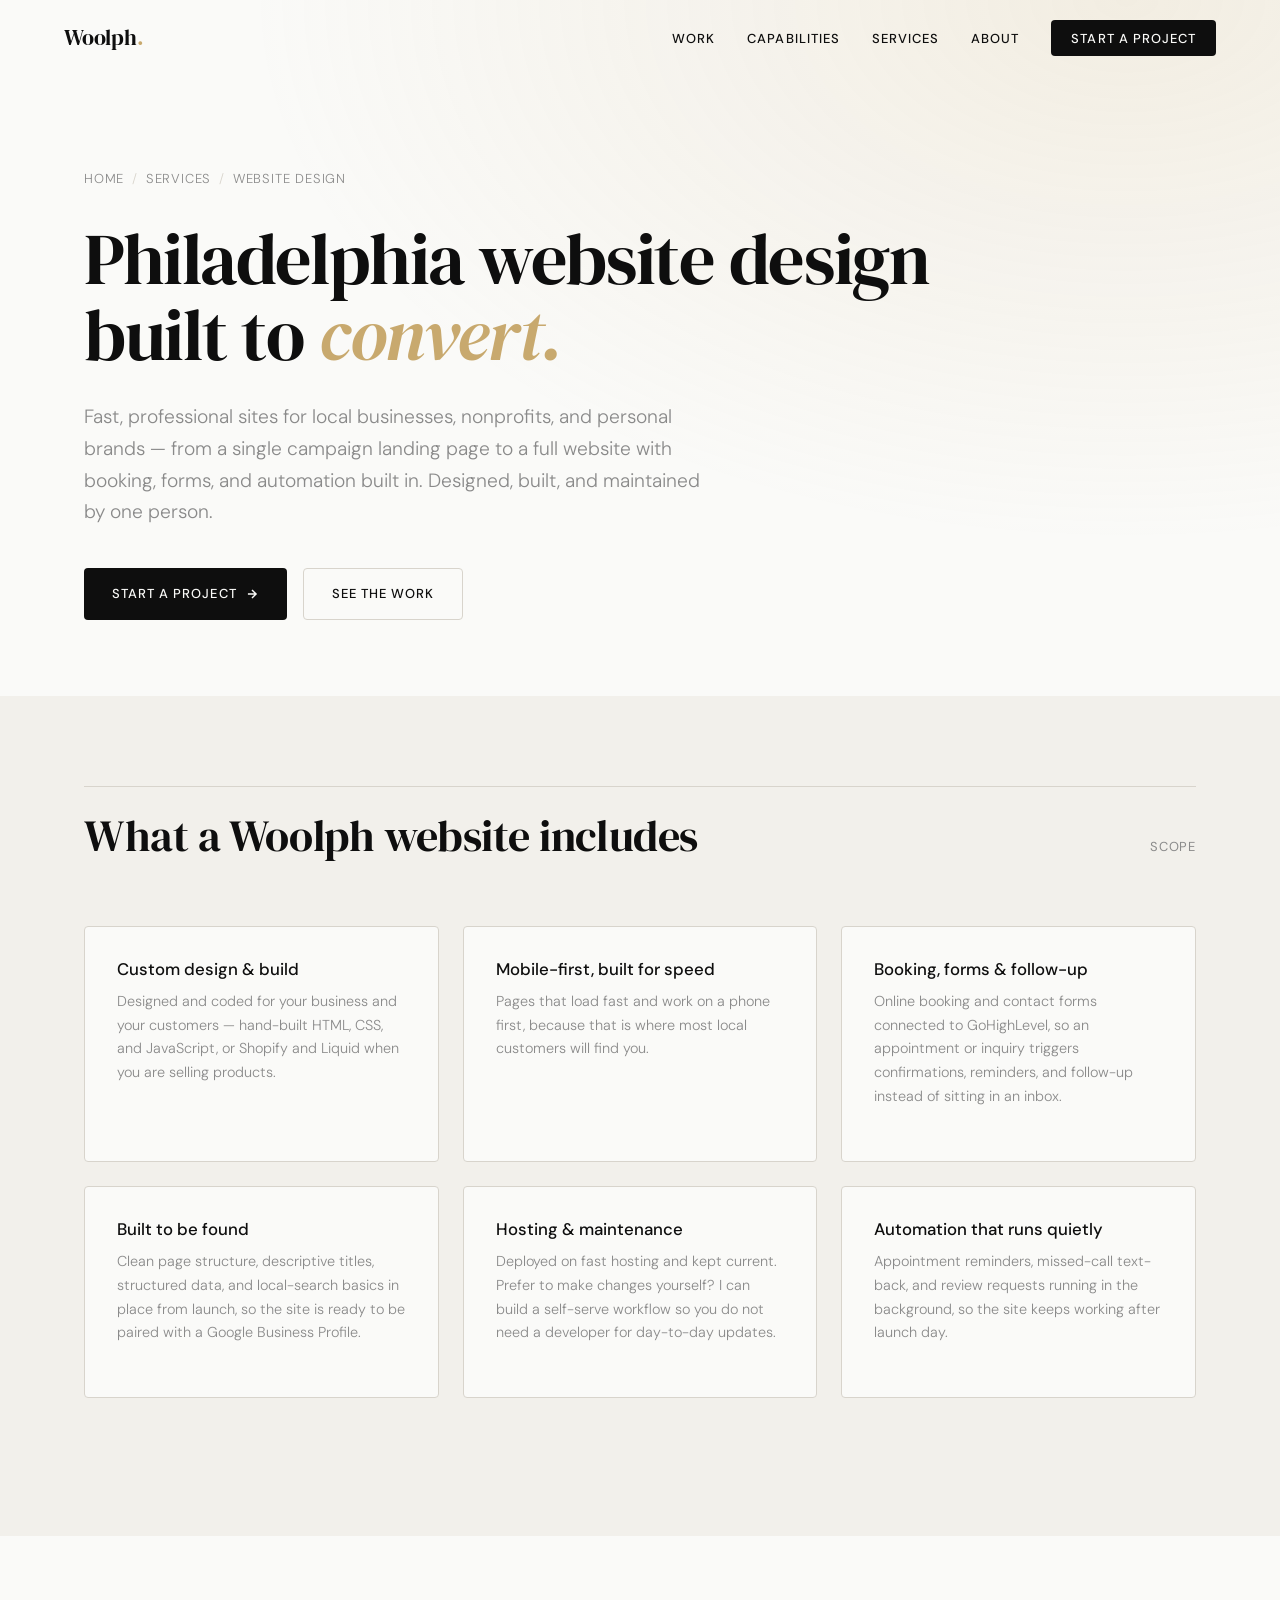
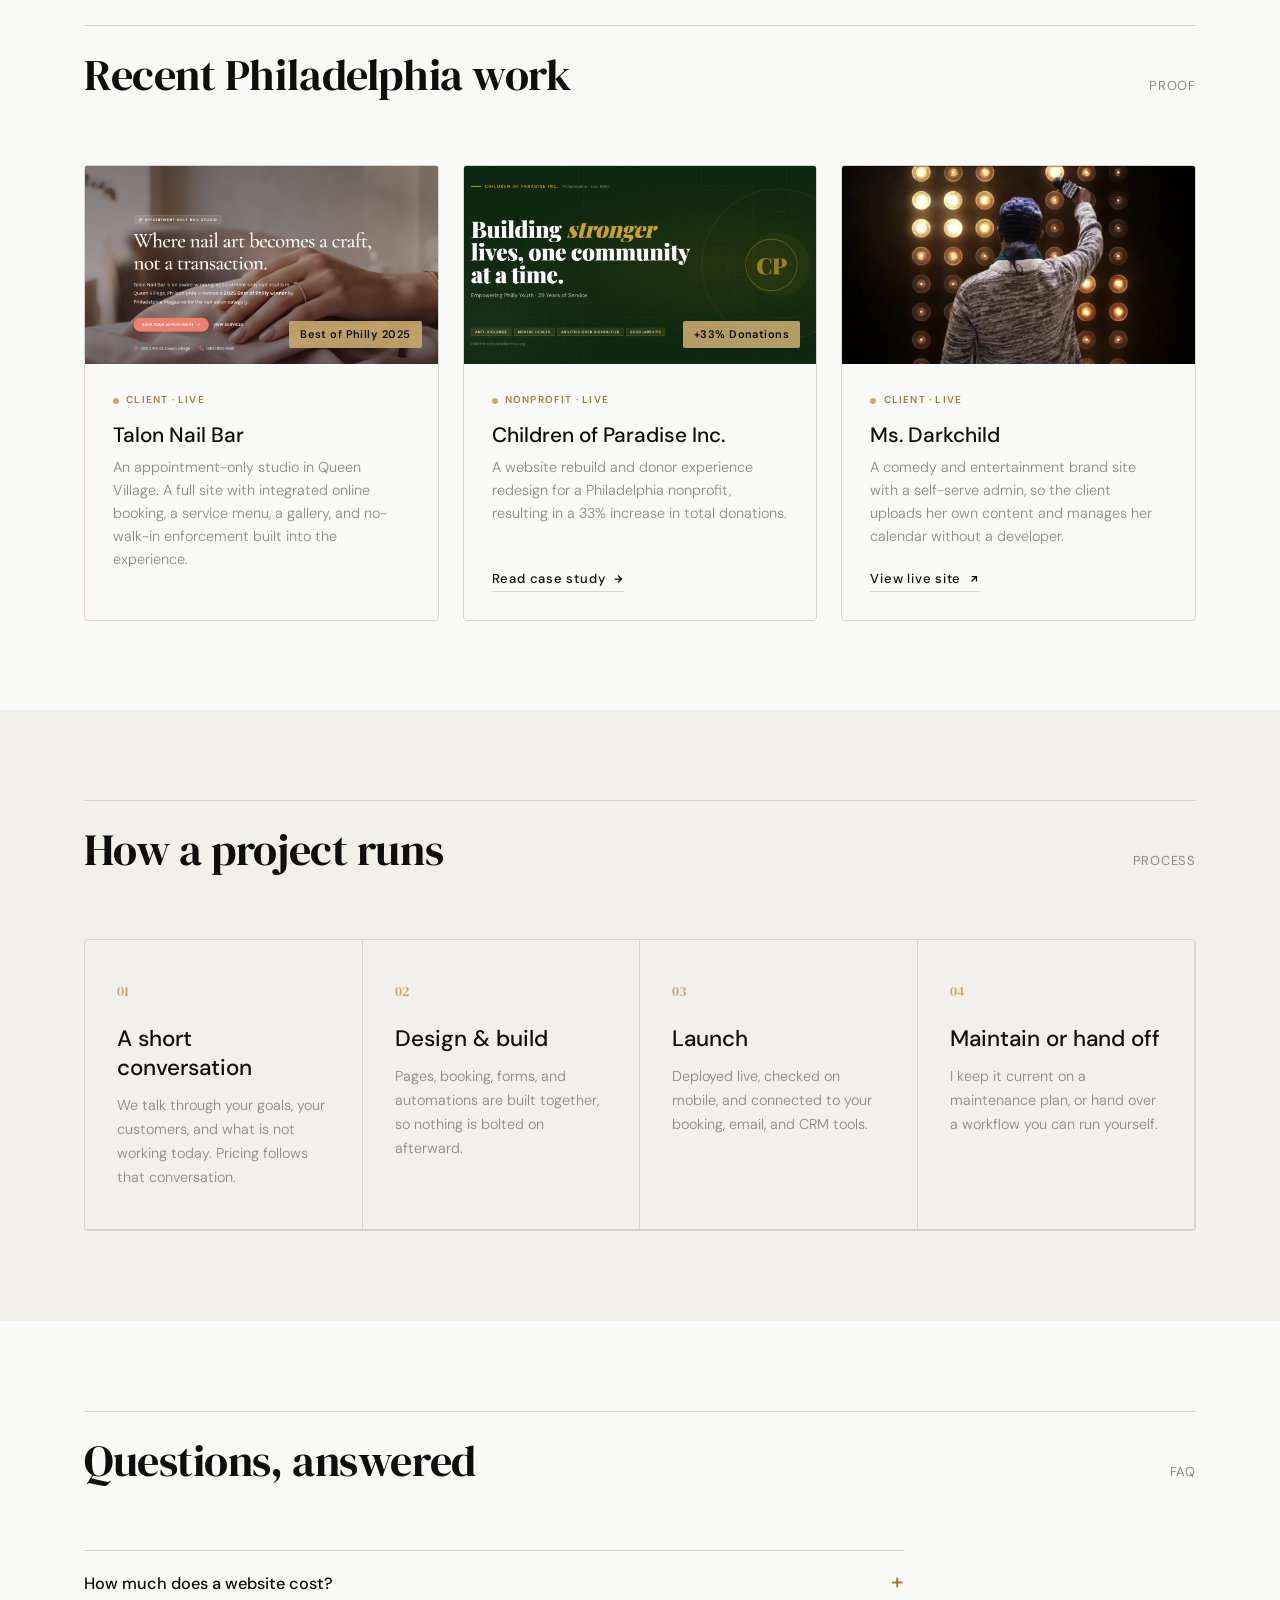
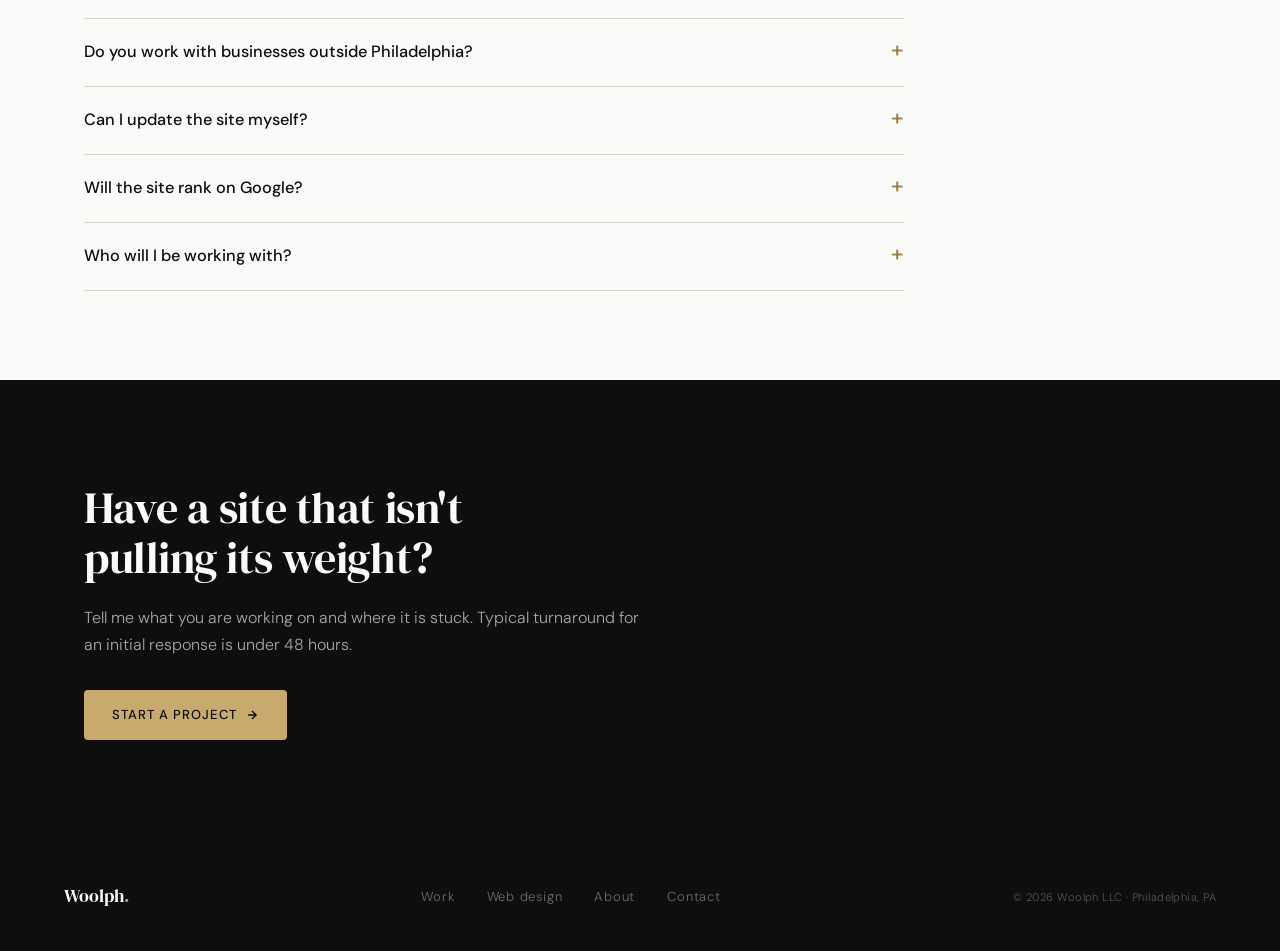
<file: services/web-design-philadelphia/index.html>
<!DOCTYPE html>
<html lang="en">
<head>
  <meta charset="UTF-8" />
  <meta name="viewport" content="width=device-width, initial-scale=1.0" />
  <title>Philadelphia Website Design for Small Business | Woolph</title>
  <meta name="description" content="Custom websites for Philadelphia small businesses with online booking, forms, and follow-up automation built in. Designed and maintained by one operator." />
  <link rel="canonical" href="https://woolph.marketing/services/web-design-philadelphia/" />
  <meta name="robots" content="index, follow, max-image-preview:large" />
  <meta name="theme-color" content="#0E0E0E" />
  <link rel="icon" href="/favicon.svg" type="image/svg+xml" />

  <meta property="og:site_name" content="Woolph Marketing" />
  <meta property="og:locale" content="en_US" />
  <meta property="og:type" content="article" />
  <meta property="og:title" content="Philadelphia Website Design for Small Business | Woolph" />
  <meta property="og:description" content="Custom websites for Philadelphia small businesses with online booking, forms, and follow-up automation built in. Designed and maintained by one operator." />
  <meta property="og:url" content="https://woolph.marketing/services/web-design-philadelphia/" />
  <meta property="og:image" content="https://woolph.marketing/images/og-image.png" />
  <meta property="og:image:width" content="1200" />
  <meta property="og:image:height" content="630" />
  <meta property="og:image:alt" content="Woolph — Marketing built around doing." />
  <meta name="twitter:card" content="summary_large_image" />
  <meta name="twitter:title" content="Philadelphia Website Design for Small Business | Woolph" />
  <meta name="twitter:description" content="Custom websites for Philadelphia small businesses with online booking, forms, and follow-up automation built in. Designed and maintained by one operator." />
  <meta name="twitter:image" content="https://woolph.marketing/images/og-image.png" />

  <script type="application/ld+json">
{
  "@context": "https://schema.org",
  "@graph": [
    {
      "@type": "Service",
      "@id": "https://woolph.marketing/services/web-design-philadelphia/#service",
      "name": "Website design and development for Philadelphia small businesses",
      "serviceType": "Website design",
      "url": "https://woolph.marketing/services/web-design-philadelphia/",
      "description": "Custom websites with online booking, contact forms, and automated follow-up, designed, built, hosted, and maintained by a single Philadelphia operator.",
      "provider": {
        "@id": "https://woolph.marketing/#business"
      },
      "areaServed": [
        {
          "@type": "City",
          "name": "Philadelphia"
        },
        {
          "@type": "State",
          "name": "Pennsylvania"
        }
      ]
    },
    {
      "@type": "BreadcrumbList",
      "itemListElement": [
        {
          "@type": "ListItem",
          "position": 1,
          "name": "Home",
          "item": "https://woolph.marketing/"
        },
        {
          "@type": "ListItem",
          "position": 2,
          "name": "Services",
          "item": "https://woolph.marketing/#services"
        },
        {
          "@type": "ListItem",
          "position": 3,
          "name": "Website design"
        }
      ]
    }
  ]
}
  </script>

  <link rel="preconnect" href="https://fonts.googleapis.com" />
  <link rel="preconnect" href="https://fonts.gstatic.com" crossorigin />
  <link rel="stylesheet" href="https://fonts.googleapis.com/css2?family=DM+Serif+Display:ital@0;1&family=DM+Sans:ital,opsz,wght@0,9..40,300;0,9..40,400;0,9..40,500;0,9..40,600;1,9..40,300&display=swap" />
  <link rel="stylesheet" href="/style.css" />
</head>

<body>

  <nav id="nav" role="navigation" aria-label="Main navigation">
    <a href="/" class="nav-logo" aria-label="Woolph home">Woolph<span>.</span></a>

    <ul class="nav-links" role="list">
      <li><a href="/#work">Work</a></li>
      <li><a href="/#capabilities">Capabilities</a></li>
      <li><a href="/#services">Services</a></li>
      <li><a href="/#about">About</a></li>
      <li><a href="/#contact" class="nav-cta">Start a project</a></li>
    </ul>

    <button class="nav-toggle" aria-label="Toggle menu" aria-expanded="false">
      <span></span>
      <span></span>
      <span></span>
    </button>
  </nav>

  <main>

    <section class="page-hero" aria-label="Website design in Philadelphia">
      <div class="container">
        <ol class="breadcrumb" aria-label="Breadcrumb"><li><a href="/">Home</a></li><li><a href="/#services">Services</a></li><li aria-current="page">Website design</li></ol>
        <h1 class="page-title reveal">Philadelphia website design built to <em>convert.</em></h1>
        <p class="page-lead reveal reveal-delay-1">
          Fast, professional sites for local businesses, nonprofits, and personal brands — from a single
          campaign landing page to a full website with booking, forms, and automation built in. Designed,
          built, and maintained by one person.
        </p>
        <div class="page-actions reveal reveal-delay-2">
          <a href="/#contact" class="btn-primary">Start a project <svg width="14" height="14" viewBox="0 0 24 24" fill="none" stroke="currentColor" stroke-width="2.5" aria-hidden="true"><path d="M5 12h14M12 5l7 7-7 7"/></svg></a>
          <a href="/#work" class="btn-secondary">See the work</a>
        </div>
      </div>
    </section>

    <section class="page-section alt" aria-labelledby="included">
      <div class="container">
        <div class="section-header reveal">
          <h2 id="included">What a Woolph website includes</h2>
          <span class="label">Scope</span>
        </div>
        <div class="services-grid">
          <div class="service-card reveal reveal-delay-1">
            <h3>Custom design &amp; build</h3>
            <p>Designed and coded for your business and your customers — hand-built HTML, CSS, and JavaScript, or Shopify and Liquid when you are selling products.</p>
          </div>
          <div class="service-card reveal reveal-delay-2">
            <h3>Mobile-first, built for speed</h3>
            <p>Pages that load fast and work on a phone first, because that is where most local customers will find you.</p>
          </div>
          <div class="service-card reveal reveal-delay-3">
            <h3>Booking, forms &amp; follow-up</h3>
            <p>Online booking and contact forms connected to GoHighLevel, so an appointment or inquiry triggers confirmations, reminders, and follow-up instead of sitting in an inbox.</p>
          </div>
          <div class="service-card reveal reveal-delay-1">
            <h3>Built to be found</h3>
            <p>Clean page structure, descriptive titles, structured data, and local-search basics in place from launch, so the site is ready to be paired with a Google Business Profile.</p>
          </div>
          <div class="service-card reveal reveal-delay-2">
            <h3>Hosting &amp; maintenance</h3>
            <p>Deployed on fast hosting and kept current. Prefer to make changes yourself? I can build a self-serve workflow so you do not need a developer for day-to-day updates.</p>
          </div>
          <div class="service-card reveal reveal-delay-3">
            <h3>Automation that runs quietly</h3>
            <p>Appointment reminders, missed-call text-back, and review requests running in the background, so the site keeps working after launch day.</p>
          </div>
        </div>
      </div>
    </section>

    <section class="page-section" aria-labelledby="proof">
      <div class="container">
        <div class="section-header reveal">
          <h2 id="proof">Recent Philadelphia work</h2>
          <span class="label">Proof</span>
        </div>
        <div class="proof-grid">

          <article class="project-card reveal reveal-delay-1">
            <div class="project-visual">
              <img src="/images/talon-card.jpg" alt="Talon Nail Bar website hero with online booking for a Queen Village, Philadelphia studio" class="project-img" width="1218" height="914" loading="lazy" decoding="async" />
              <span class="project-result">Best of Philly 2025</span>
            </div>
            <div class="project-body">
              <div class="project-meta"><span class="project-badge">Client · Live</span></div>
              <h3>Talon Nail Bar</h3>
              <p>An appointment-only studio in Queen Village. A full site with integrated online booking, a service menu, a gallery, and no-walk-in enforcement built into the experience.</p>
            </div>
          </article>

          <article class="project-card reveal reveal-delay-2">
            <div class="project-visual">
              <img src="/images/cop-card.jpg" alt="Children of Paradise Inc. nonprofit website homepage" class="project-img" width="1200" height="675" loading="lazy" decoding="async" />
              <span class="project-result">+33% Donations</span>
            </div>
            <div class="project-body">
              <div class="project-meta"><span class="project-badge">Nonprofit · Live</span></div>
              <h3>Children of Paradise Inc.</h3>
              <p>A website rebuild and donor experience redesign for a Philadelphia nonprofit, resulting in a 33% increase in total donations.</p>
              <a href="/work/children-of-paradise/" class="project-link">Read case study <svg width="12" height="12" viewBox="0 0 24 24" fill="none" stroke="currentColor" stroke-width="2.5" aria-hidden="true"><path d="M5 12h14M12 5l7 7-7 7"/></svg></a>
            </div>
          </article>

          <article class="project-card reveal reveal-delay-3">
            <div class="project-visual">
              <img src="/images/darkchild-card.jpg" alt="Ms. Darkchild comedy brand website hero" class="project-img" width="1200" height="675" loading="lazy" decoding="async" />
            </div>
            <div class="project-body">
              <div class="project-meta"><span class="project-badge">Client · Live</span></div>
              <h3>Ms. Darkchild</h3>
              <p>A comedy and entertainment brand site with a self-serve admin, so the client uploads her own content and manages her calendar without a developer.</p>
              <a href="https://msdarkchildcomedy.com" target="_blank" rel="noopener" class="project-link">View live site <svg width="12" height="12" viewBox="0 0 24 24" fill="none" stroke="currentColor" stroke-width="2.5" aria-hidden="true"><path d="M7 17L17 7M7 7h10v10"/></svg></a>
            </div>
          </article>

        </div>
      </div>
    </section>

    <section class="page-section alt" aria-labelledby="process">
      <div class="container">
        <div class="section-header reveal">
          <h2 id="process">How a project runs</h2>
          <span class="label">Process</span>
        </div>
        <div class="cap-grid">
          <div class="cap-item reveal reveal-delay-1">
            <span class="cap-num">01</span>
            <h3>A short conversation</h3>
            <p>We talk through your goals, your customers, and what is not working today. Pricing follows that conversation.</p>
          </div>
          <div class="cap-item reveal reveal-delay-2">
            <span class="cap-num">02</span>
            <h3>Design &amp; build</h3>
            <p>Pages, booking, forms, and automations are built together, so nothing is bolted on afterward.</p>
          </div>
          <div class="cap-item reveal reveal-delay-3">
            <span class="cap-num">03</span>
            <h3>Launch</h3>
            <p>Deployed live, checked on mobile, and connected to your booking, email, and CRM tools.</p>
          </div>
          <div class="cap-item reveal reveal-delay-4">
            <span class="cap-num">04</span>
            <h3>Maintain or hand off</h3>
            <p>I keep it current on a maintenance plan, or hand over a workflow you can run yourself.</p>
          </div>
        </div>
      </div>
    </section>

    <section class="page-section" aria-labelledby="faq">
      <div class="container">
        <div class="section-header reveal">
          <h2 id="faq">Questions, answered</h2>
          <span class="label">FAQ</span>
        </div>
        <div class="faq reveal">
          <details>
            <summary>How much does a website cost?</summary>
            <p>It depends on scope: a single landing page is a different project from a full site with booking and automation. Services are available individually or as a bundled monthly retainer, and pricing is discussed after a brief conversation about your goals.</p>
          </details>
          <details>
            <summary>Do you work with businesses outside Philadelphia?</summary>
            <p>Yes. I am based in Philadelphia and work with clients across the Philadelphia region, including South Jersey, and remotely beyond it.</p>
          </details>
          <details>
            <summary>Can I update the site myself?</summary>
            <p>If you want to. Sites like Children of Paradise and Ms. Darkchild were built with self-serve workflows so staff or the owner manage content without a developer. If you would rather not touch it, I handle changes on a maintenance plan.</p>
          </details>
          <details>
            <summary>Will the site rank on Google?</summary>
            <p>No one can honestly promise rankings. What I build in is the foundation: fast pages, clean structure, structured data, and local-search basics. I can pair that with Google Business Profile setup and a review-generation campaign to help you compete for local searches.</p>
          </details>
          <details>
            <summary>Who will I be working with?</summary>
            <p>Aaron Williams, directly. The person who plans the strategy also writes the code and runs the automations, so there are no handoffs to slow things down.</p>
          </details>
        </div>
      </div>
    </section>

    <section class="cta-band" aria-labelledby="cta">
      <div class="container">
        <h2 id="cta">Have a site that isn't pulling its weight?</h2>
        <p>Tell me what you are working on and where it is stuck. Typical turnaround for an initial response is under 48 hours.</p>
        <a href="/#contact" class="btn-primary">Start a project <svg width="14" height="14" viewBox="0 0 24 24" fill="none" stroke="currentColor" stroke-width="2.5" aria-hidden="true"><path d="M5 12h14M12 5l7 7-7 7"/></svg></a>
      </div>
    </section>

  </main>

  <footer role="contentinfo">
    <div class="footer-inner">
      <a href="/" class="footer-logo" aria-label="Woolph home">Woolph<span>.</span></a>
      <ul class="footer-links" role="list">
        <li><a href="/#work">Work</a></li>
        <li><a href="/services/web-design-philadelphia/">Web design</a></li>
        <li><a href="/#about">About</a></li>
        <li><a href="/#contact">Contact</a></li>
      </ul>
      <span class="footer-copy">&copy; 2026 Woolph LLC · Philadelphia, PA</span>
    </div>
  </footer>

  <script src="/main.js" defer></script>
</body>
</html>
</file>
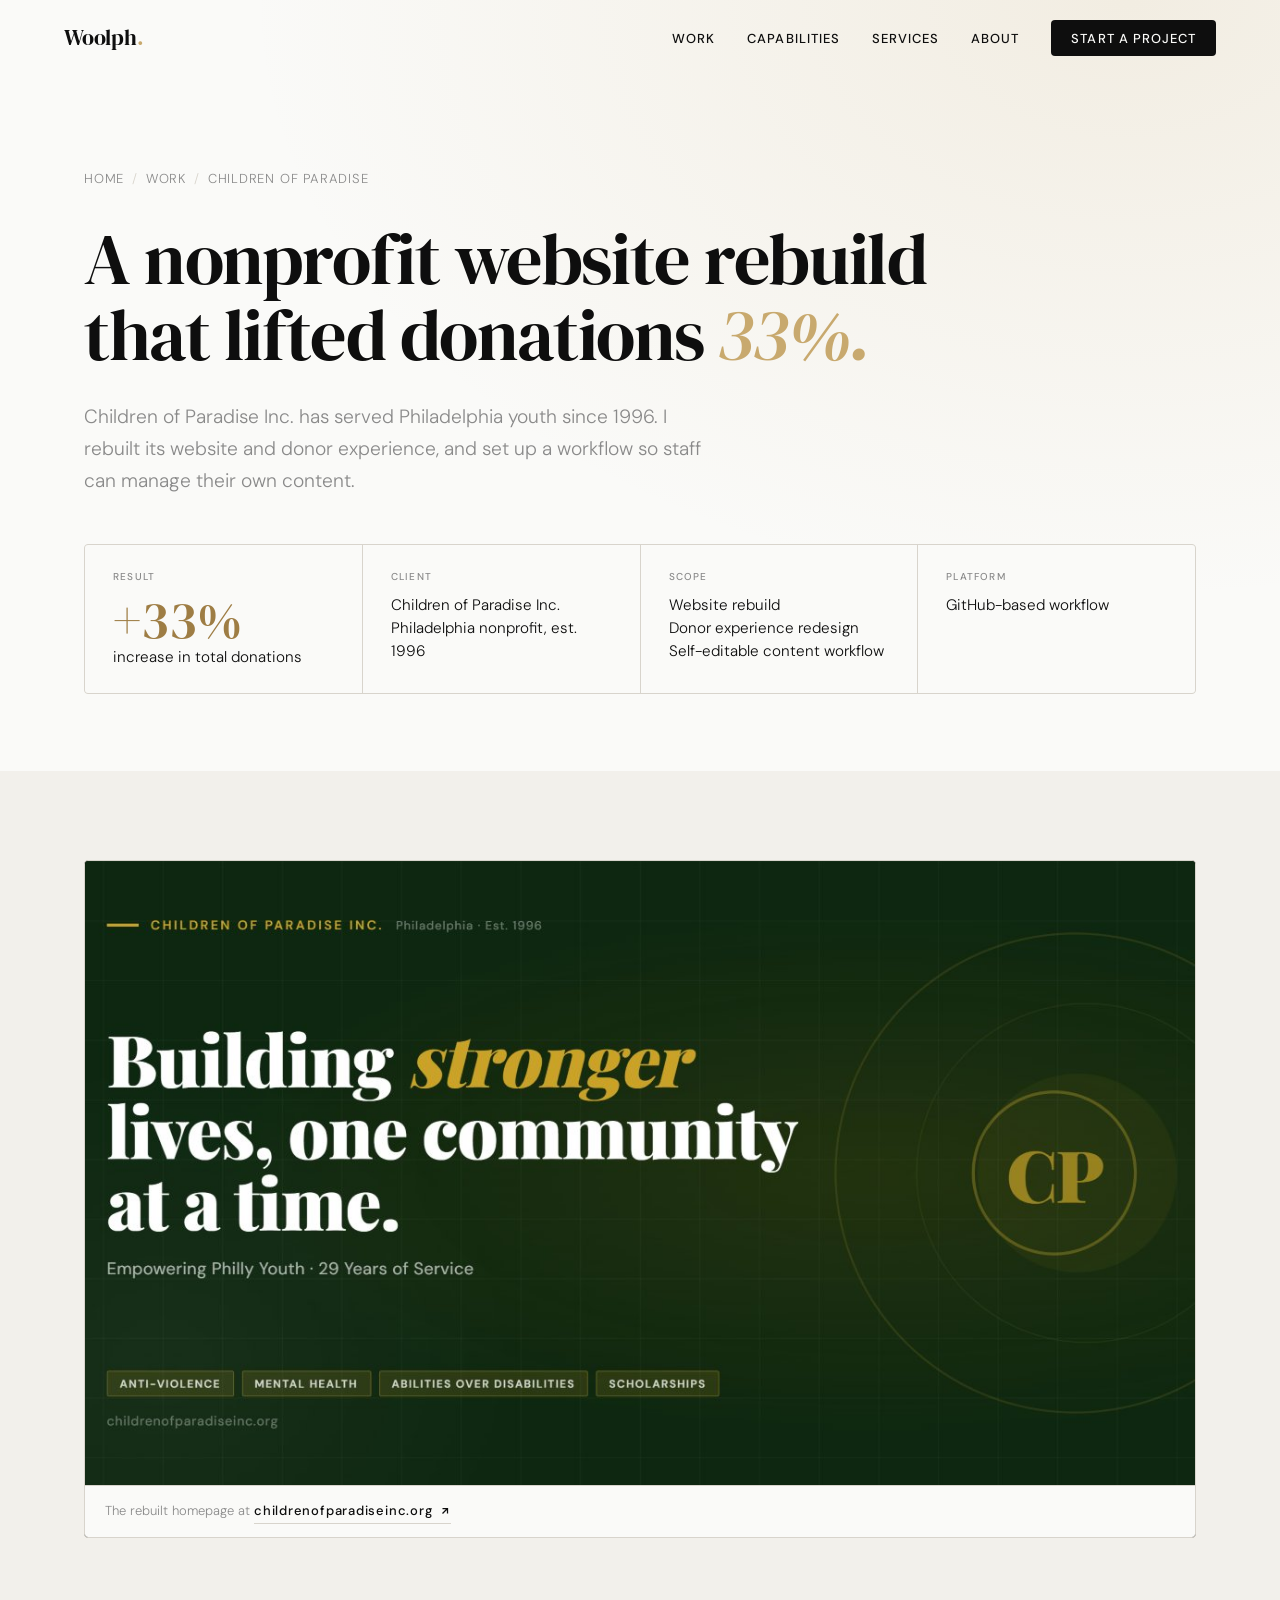
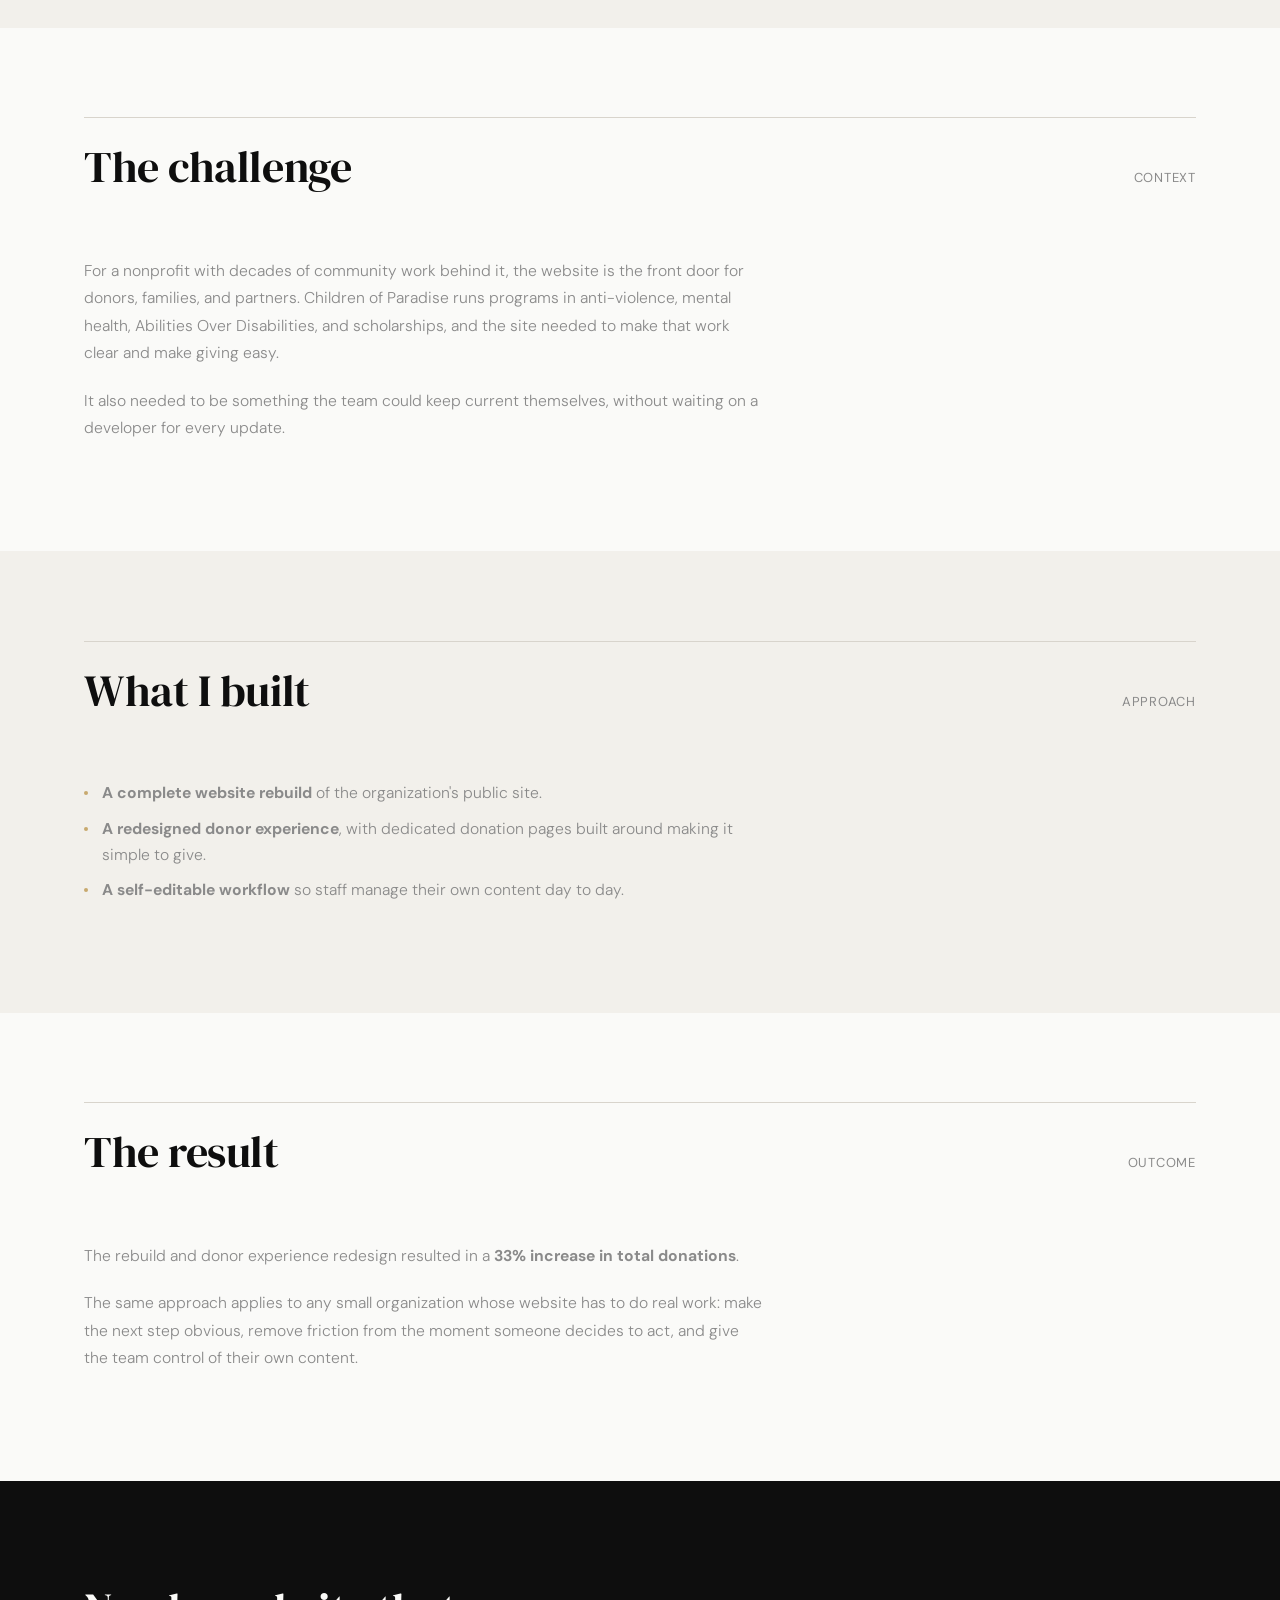
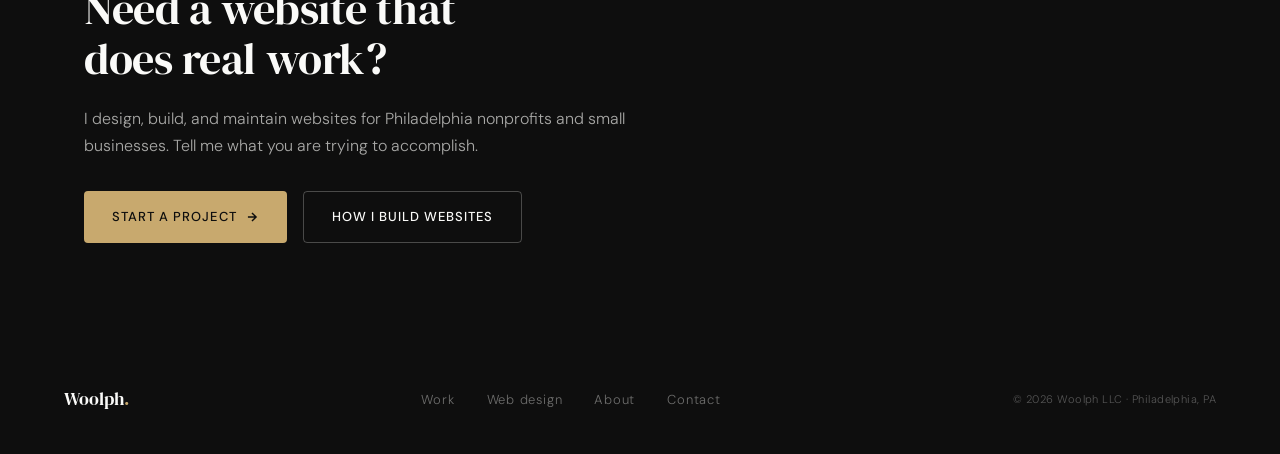
<file: work/children-of-paradise/index.html>
<!DOCTYPE html>
<html lang="en">
<head>
  <meta charset="UTF-8" />
  <meta name="viewport" content="width=device-width, initial-scale=1.0" />
  <title>Children of Paradise Case Study: +33% Donations | Woolph</title>
  <meta name="description" content="A website rebuild and donor experience redesign for a Philadelphia nonprofit led to a 33% increase in total donations, with a workflow staff manage themselves." />
  <link rel="canonical" href="https://woolph.marketing/work/children-of-paradise/" />
  <meta name="robots" content="index, follow, max-image-preview:large" />
  <meta name="theme-color" content="#0E0E0E" />
  <link rel="icon" href="/favicon.svg" type="image/svg+xml" />

  <meta property="og:site_name" content="Woolph Marketing" />
  <meta property="og:locale" content="en_US" />
  <meta property="og:type" content="article" />
  <meta property="og:title" content="Children of Paradise Case Study: +33% Donations | Woolph" />
  <meta property="og:description" content="A website rebuild and donor experience redesign for a Philadelphia nonprofit led to a 33% increase in total donations, with a workflow staff manage themselves." />
  <meta property="og:url" content="https://woolph.marketing/work/children-of-paradise/" />
  <meta property="og:image" content="https://woolph.marketing/images/cop-card.jpg" />
  <meta property="og:image:width" content="1200" />
  <meta property="og:image:height" content="675" />
  <meta property="og:image:alt" content="Children of Paradise Inc. website homepage" />
  <meta name="twitter:card" content="summary_large_image" />
  <meta name="twitter:title" content="Children of Paradise Case Study: +33% Donations | Woolph" />
  <meta name="twitter:description" content="A website rebuild and donor experience redesign for a Philadelphia nonprofit led to a 33% increase in total donations, with a workflow staff manage themselves." />
  <meta name="twitter:image" content="https://woolph.marketing/images/cop-card.jpg" />

  <script type="application/ld+json">
{
  "@context": "https://schema.org",
  "@graph": [
    {
      "@type": "Article",
      "@id": "https://woolph.marketing/work/children-of-paradise/#article",
      "headline": "Children of Paradise Inc.: a website rebuild that lifted donations 33%",
      "description": "A website rebuild and donor experience redesign for a Philadelphia nonprofit led to a 33% increase in total donations, with a workflow staff manage themselves.",
      "image": "https://woolph.marketing/images/cop-card.jpg",
      "datePublished": "2026-11-11",
      "dateModified": "2026-11-11",
      "mainEntityOfPage": "https://woolph.marketing/work/children-of-paradise/",
      "author": {
        "@id": "https://woolph.marketing/#aaron-williams"
      },
      "publisher": {
        "@id": "https://woolph.marketing/#business"
      },
      "about": {
        "@type": "Organization",
        "name": "Children of Paradise Inc.",
        "url": "https://childrenofparadiseinc.org"
      }
    },
    {
      "@type": "BreadcrumbList",
      "itemListElement": [
        {
          "@type": "ListItem",
          "position": 1,
          "name": "Home",
          "item": "https://woolph.marketing/"
        },
        {
          "@type": "ListItem",
          "position": 2,
          "name": "Work",
          "item": "https://woolph.marketing/#work"
        },
        {
          "@type": "ListItem",
          "position": 3,
          "name": "Children of Paradise"
        }
      ]
    }
  ]
}
  </script>

  <link rel="preconnect" href="https://fonts.googleapis.com" />
  <link rel="preconnect" href="https://fonts.gstatic.com" crossorigin />
  <link rel="stylesheet" href="https://fonts.googleapis.com/css2?family=DM+Serif+Display:ital@0;1&family=DM+Sans:ital,opsz,wght@0,9..40,300;0,9..40,400;0,9..40,500;0,9..40,600;1,9..40,300&display=swap" />
  <link rel="stylesheet" href="/style.css" />
</head>

<body>

  <nav id="nav" role="navigation" aria-label="Main navigation">
    <a href="/" class="nav-logo" aria-label="Woolph home">Woolph<span>.</span></a>

    <ul class="nav-links" role="list">
      <li><a href="/#work">Work</a></li>
      <li><a href="/#capabilities">Capabilities</a></li>
      <li><a href="/#services">Services</a></li>
      <li><a href="/#about">About</a></li>
      <li><a href="/#contact" class="nav-cta">Start a project</a></li>
    </ul>

    <button class="nav-toggle" aria-label="Toggle menu" aria-expanded="false">
      <span></span>
      <span></span>
      <span></span>
    </button>
  </nav>

  <main>

    <section class="page-hero" aria-label="Case study introduction">
      <div class="container">
        <ol class="breadcrumb" aria-label="Breadcrumb"><li><a href="/">Home</a></li><li><a href="/#work">Work</a></li><li aria-current="page">Children of Paradise</li></ol>
        <h1 class="page-title reveal">A nonprofit website rebuild that lifted donations <em>33%.</em></h1>
        <p class="page-lead reveal reveal-delay-1">
          Children of Paradise Inc. has served Philadelphia youth since 1996. I rebuilt its website and donor
          experience, and set up a workflow so staff can manage their own content.
        </p>

        <dl class="case-facts reveal reveal-delay-2">
          <div><dt>Result</dt><dd class="case-result">+33%</dd><dd>increase in total donations</dd></div>
          <div><dt>Client</dt><dd>Children of Paradise Inc.<br />Philadelphia nonprofit, est. 1996</dd></div>
          <div><dt>Scope</dt><dd>Website rebuild<br />Donor experience redesign<br />Self-editable content workflow</dd></div>
          <div><dt>Platform</dt><dd>GitHub-based workflow</dd></div>
        </dl>
      </div>
    </section>

    <section class="page-section alt" aria-label="The site">
      <div class="container">
        <figure class="case-figure reveal">
          <img src="/images/cop-card.jpg" alt="Children of Paradise Inc. website homepage with the headline Building stronger lives, one community at a time" width="1200" height="675" decoding="async" />
          <figcaption>The rebuilt homepage at <a href="https://childrenofparadiseinc.org" target="_blank" rel="noopener" class="project-link">childrenofparadiseinc.org <svg width="12" height="12" viewBox="0 0 24 24" fill="none" stroke="currentColor" stroke-width="2.5" aria-hidden="true"><path d="M7 17L17 7M7 7h10v10"/></svg></a></figcaption>
        </figure>
      </div>
    </section>

    <section class="page-section" aria-labelledby="challenge">
      <div class="container">
        <div class="section-header reveal">
          <h2 id="challenge">The challenge</h2>
          <span class="label">Context</span>
        </div>
        <div class="prose reveal">
          <!-- TODO (Aaron): add 1-2 specifics about the old site (what was failing, how donors gave before) once confirmed. -->
          <p>For a nonprofit with decades of community work behind it, the website is the front door for donors, families, and partners. Children of Paradise runs programs in anti-violence, mental health, Abilities Over Disabilities, and scholarships, and the site needed to make that work clear and make giving easy.</p>
          <p>It also needed to be something the team could keep current themselves, without waiting on a developer for every update.</p>
        </div>
      </div>
    </section>

    <section class="page-section alt" aria-labelledby="built">
      <div class="container">
        <div class="section-header reveal">
          <h2 id="built">What I built</h2>
          <span class="label">Approach</span>
        </div>
        <div class="prose reveal">
          <ul>
            <li><strong>A complete website rebuild</strong> of the organization's public site.</li>
            <li><strong>A redesigned donor experience</strong>, with dedicated donation pages built around making it simple to give.</li>
            <li><strong>A self-editable workflow</strong> so staff manage their own content day to day.</li>
          </ul>
        </div>
      </div>
    </section>

    <section class="page-section" aria-labelledby="result">
      <div class="container">
        <div class="section-header reveal">
          <h2 id="result">The result</h2>
          <span class="label">Outcome</span>
        </div>
        <div class="prose reveal">
          <!-- TODO (Aaron): add the comparison period and, if you can share it, the dollar baseline or number of gifts; a short quote from the director would be the strongest addition here. -->
          <p>The rebuild and donor experience redesign resulted in a <strong>33% increase in total donations</strong>.</p>
          <p>The same approach applies to any small organization whose website has to do real work: make the next step obvious, remove friction from the moment someone decides to act, and give the team control of their own content.</p>
        </div>
      </div>
    </section>

    <section class="cta-band" aria-labelledby="cta">
      <div class="container">
        <h2 id="cta">Need a website that does real work?</h2>
        <p>I design, build, and maintain websites for Philadelphia nonprofits and small businesses. Tell me what you are trying to accomplish.</p>
        <div class="page-actions" style="margin-top:0">
          <a href="/#contact" class="btn-primary">Start a project <svg width="14" height="14" viewBox="0 0 24 24" fill="none" stroke="currentColor" stroke-width="2.5" aria-hidden="true"><path d="M5 12h14M12 5l7 7-7 7"/></svg></a>
          <a href="/services/web-design-philadelphia/" class="btn-secondary" style="color:var(--paper);border-color:rgba(250,250,248,0.25)">How I build websites</a>
        </div>
      </div>
    </section>

  </main>

  <footer role="contentinfo">
    <div class="footer-inner">
      <a href="/" class="footer-logo" aria-label="Woolph home">Woolph<span>.</span></a>
      <ul class="footer-links" role="list">
        <li><a href="/#work">Work</a></li>
        <li><a href="/services/web-design-philadelphia/">Web design</a></li>
        <li><a href="/#about">About</a></li>
        <li><a href="/#contact">Contact</a></li>
      </ul>
      <span class="footer-copy">&copy; 2026 Woolph LLC · Philadelphia, PA</span>
    </div>
  </footer>

  <script src="/main.js" defer></script>
</body>
</html>
</file>
<file: style.css>
/* ============================================
   WOOLPH MARKETING — style.css
   ============================================ */

/* Fonts load from a <link> in each page's <head> (faster than @import,
   which delays discovery until this stylesheet has downloaded). */

/* ============================================
   TOKENS
   ============================================ */
:root {
  --ink:       #0E0E0E;
  --ash:       #F2F0EB;
  --mid:       #8A8A8A;
  --rule:      #D8D4CC;
  --paper:     #FAFAF8;
  --accent:    #C8A96E;
  --accent-dk: #9E7D44;

  --display: clamp(3rem, 7vw, 6.5rem);
  --h2:      clamp(1.75rem, 3.5vw, 2.75rem);
  --h3:      clamp(1.1rem, 2vw, 1.4rem);
  --body:    1rem;
  --small:   0.8125rem;

  --section-pad: clamp(5rem, 10vw, 9rem);
  --gutter:      clamp(1.25rem, 5vw, 4rem);
  --card-r: 4px;
  --ease: cubic-bezier(0.25, 0.1, 0.25, 1);
  --fast: 200ms;
  --med:  400ms;
}

/* ============================================
   RESET & BASE
   ============================================ */
*, *::before, *::after { box-sizing: border-box; margin: 0; padding: 0; }
html { scroll-behavior: smooth; font-size: 16px; }
body {
  font-family: 'DM Sans', system-ui, sans-serif;
  font-size: var(--body);
  font-weight: 300;
  line-height: 1.65;
  color: var(--ink);
  background: var(--paper);
  -webkit-font-smoothing: antialiased;
}
img { display: block; max-width: 100%; }
a { color: inherit; text-decoration: none; }
button { font-family: inherit; cursor: pointer; border: none; background: none; }

/* ============================================
   TYPOGRAPHY
   ============================================ */
.display {
  font-family: 'DM Serif Display', Georgia, serif;
  font-size: var(--display);
  font-weight: 400;
  line-height: 1.05;
  letter-spacing: -0.02em;
}
.display em { font-style: italic; color: var(--accent); }

h2, .h2 {
  font-family: 'DM Serif Display', Georgia, serif;
  font-size: var(--h2);
  font-weight: 400;
  line-height: 1.15;
  letter-spacing: -0.01em;
}
h3, .h3 {
  font-family: 'DM Sans', system-ui, sans-serif;
  font-size: var(--h3);
  font-weight: 500;
  line-height: 1.3;
}
.eyebrow {
  font-size: var(--small);
  font-weight: 500;
  letter-spacing: 0.12em;
  text-transform: uppercase;
  color: var(--accent);
}
.label {
  font-size: var(--small);
  font-weight: 400;
  color: var(--mid);
  letter-spacing: 0.06em;
  text-transform: uppercase;
}

/* ============================================
   LAYOUT
   ============================================ */
.container { max-width: 1240px; margin: 0 auto; padding: 0 var(--gutter); }
section { padding: var(--section-pad) 0; }

.section-header {
  display: flex;
  align-items: baseline;
  justify-content: space-between;
  gap: 2rem;
  border-top: 1px solid var(--rule);
  padding-top: 1.5rem;
  margin-bottom: clamp(2.5rem, 5vw, 4.5rem);
  flex-wrap: wrap;
}
.section-header h2 { flex: 1; min-width: 200px; }

/* ============================================
   NAV
   ============================================ */
#nav {
  position: fixed;
  top: 0; left: 0; right: 0;
  z-index: 100;
  padding: 1.25rem var(--gutter);
  display: flex;
  align-items: center;
  justify-content: space-between;
  transition: background var(--med) var(--ease), backdrop-filter var(--med) var(--ease);
}
#nav.scrolled {
  background: rgba(250,250,248,0.92);
  backdrop-filter: blur(12px);
  -webkit-backdrop-filter: blur(12px);
  border-bottom: 1px solid var(--rule);
}
.nav-logo {
  font-family: 'DM Serif Display', Georgia, serif;
  font-size: 1.35rem;
  letter-spacing: -0.01em;
  color: var(--ink);
}
.nav-logo span { color: var(--accent); }
.nav-links {
  display: flex;
  align-items: center;
  gap: 2rem;
  list-style: none;
}
.nav-links a {
  font-size: var(--small);
  font-weight: 500;
  letter-spacing: 0.08em;
  text-transform: uppercase;
  color: var(--ink);
  transition: color var(--fast);
}
.nav-links a:hover { color: var(--accent); }
.nav-cta {
  background: var(--ink);
  color: var(--paper) !important;
  padding: 0.6rem 1.25rem;
  border-radius: var(--card-r);
  transition: background var(--fast) !important;
}
.nav-cta:hover { background: var(--accent) !important; }
.nav-toggle {
  display: none;
  flex-direction: column;
  gap: 5px;
  width: 24px;
  cursor: pointer;
}
.nav-toggle span {
  display: block;
  height: 1.5px;
  background: var(--ink);
  transition: transform var(--fast), opacity var(--fast);
}

/* ============================================
   HERO
   ============================================ */
#hero {
  min-height: 100svh;
  display: flex;
  flex-direction: column;
  justify-content: flex-end;
  padding: 0 var(--gutter) clamp(4rem, 8vw, 7rem);
  position: relative;
  overflow: hidden;
}
.hero-bg {
  position: absolute; inset: 0;
  z-index: 0;
  pointer-events: none;
}
/* Orthographic globe with great-circle routes out of Philadelphia.
   Vector, so it stays sharp at any density; the artwork carries its own
   gold wash, which is why the old radial gradients came out. */
.hero-bg svg {
  position: absolute; inset: 0;
  width: 100%; height: 100%;
  display: block;
}
/* Paper washes back in toward the lower left, where the headline, subhead
   and buttons sit. The globe is anchored upper right, so it stays untouched
   while the copy always reads against a near-solid ground. */
.hero-bg::after {
  content: '';
  position: absolute; inset: 0;
  background: linear-gradient(
    to top right,
    rgba(250, 250, 248, 1) 0%,
    rgba(250, 250, 248, 0.94) 24%,
    rgba(250, 250, 248, 0.62) 44%,
    rgba(250, 250, 248, 0) 66%
  );
}
/* Narrow viewports crop deep into the globe, so the artwork reads as one
   large arc. Easing it back keeps it as texture rather than a stray shape. */
@media (max-width: 700px) {
  .hero-bg svg { opacity: 0.72; }
}
.hero-grid {
  position: absolute; inset: 0;
  z-index: 0;
  background-image:
    linear-gradient(rgba(14,14,14,0.035) 1px, transparent 1px),
    linear-gradient(90deg, rgba(14,14,14,0.035) 1px, transparent 1px);
  background-size: 80px 80px;
  pointer-events: none;
  mask-image: linear-gradient(to bottom, transparent 0%, rgba(0,0,0,0.3) 40%, transparent 100%);
}
/* Hero copy sits above .hero-bg / .hero-grid. Required because
   .reveal.visible clears its transform when the intro finishes. */
#hero > .hero-kicker,
#hero > .hero-headline,
#hero > .hero-sub,
#hero > .hero-actions {
  position: relative;
  z-index: 1;
}
#hero > .hero-scroll {
  z-index: 1;
}
.hero-kicker { display: flex; align-items: center; gap: 0.75rem; margin-bottom: 2rem; }
.hero-kicker::before { content: ''; display: block; width: 2rem; height: 1px; background: var(--accent); }
.hero-headline { max-width: 900px; margin-bottom: 2rem; }
.hero-sub {
  max-width: 520px;
  font-size: clamp(1rem, 1.5vw, 1.2rem);
  font-weight: 300;
  color: var(--mid);
  line-height: 1.6;
  margin-bottom: 3rem;
}
.hero-actions { display: flex; gap: 1rem; flex-wrap: wrap; }

.btn-primary {
  display: inline-flex;
  align-items: center;
  gap: 0.5rem;
  background: var(--ink);
  color: var(--paper);
  font-size: var(--small);
  font-weight: 500;
  letter-spacing: 0.08em;
  text-transform: uppercase;
  padding: 0.875rem 1.75rem;
  border-radius: var(--card-r);
  transition: background var(--fast), transform var(--fast);
}
.btn-primary:hover { background: var(--accent); transform: translateY(-1px); }

.btn-secondary {
  display: inline-flex;
  align-items: center;
  gap: 0.5rem;
  border: 1px solid var(--rule);
  color: var(--ink);
  font-size: var(--small);
  font-weight: 500;
  letter-spacing: 0.08em;
  text-transform: uppercase;
  padding: 0.875rem 1.75rem;
  border-radius: var(--card-r);
  transition: border-color var(--fast), transform var(--fast);
}
.btn-secondary:hover { border-color: var(--ink); transform: translateY(-1px); }

.hero-scroll {
  position: absolute;
  bottom: 2.5rem; right: var(--gutter);
  display: flex; flex-direction: column; align-items: center; gap: 0.5rem;
}
.hero-scroll span {
  font-size: 10px; letter-spacing: 0.15em; text-transform: uppercase; color: var(--mid);
  writing-mode: vertical-rl;
}
.scroll-line {
  width: 1px; height: 60px;
  background: linear-gradient(to bottom, var(--accent), transparent);
  animation: scrollPulse 2s ease-in-out infinite;
}
@keyframes scrollPulse {
  0%, 100% { opacity: 0.4; } 50% { opacity: 1; }
}

/* ============================================
   WORK
   ============================================ */
#work { background: var(--ash); }

.projects-grid {
  display: grid;
  grid-template-columns: repeat(12, 1fr);
  gap: 1.5rem;
}
.project-card {
  background: var(--paper);
  border-radius: var(--card-r);
  overflow: hidden;
  border: 1px solid var(--rule);
  transition: transform var(--med) var(--ease), box-shadow var(--med) var(--ease);
}
.project-card:hover {
  transform: translateY(-4px);
  box-shadow: 0 16px 40px rgba(14,14,14,0.08);
}
.project-card.featured  { grid-column: span 8; }
.project-card.secondary { grid-column: span 4; }
.project-card.tertiary  { grid-column: span 6; }

/* Cards fill their grid row; the body takes the leftover space so the
   link row sits at a consistent depth instead of leaving a dead gap. */
.project-card { display: flex; flex-direction: column; }
.project-body { flex: 1 1 auto; display: flex; flex-direction: column; }
.project-body p { flex: 1 1 auto; }

.project-visual {
  aspect-ratio: 16/9;
  background: var(--ink);
  position: relative;
  overflow: hidden;
  display: flex; align-items: center; justify-content: center;
  flex: none;
}
/* Tertiary cards use the full 16:9 so the screenshots (headline left,
   product right) are no longer cropped. */
/* The secondary card sits beside the taller featured card: let its visual
   grow to fill the row instead of leaving empty space beneath the copy. */
.project-card.secondary .project-visual {
  aspect-ratio: auto;
  flex: 1 1 auto;
  min-height: 280px;
}

/* Project visual backgrounds */
.pv-bullforce  { background: linear-gradient(135deg, #0a1628 0%, #1a3a6e 60%, #0d2244 100%); }
.pv-talon      { background: linear-gradient(135deg, #1a0f0f 0%, #3d1f1f 50%, #2a1010 100%); }
.pv-yvette     { background: linear-gradient(135deg, #0d0d1a 0%, #1a1a3d 50%, #0d1020 100%); }
.pv-expat      { background: linear-gradient(135deg, #1c2f1e 0%, #2d5033 60%, #1a4020 100%); }
.pv-nonprofit  { background: linear-gradient(135deg, #1e1240 0%, #3a1f6e 60%, #281050 100%); }
.pv-darkchild  { background: linear-gradient(135deg, #0d0d0d 0%, #1a001a 50%, #0d000d 100%); }

.project-visual-inner {
  position: absolute; inset: 0;
  display: flex; align-items: center; justify-content: center;
  padding: 2rem;
}
.project-img {
  position: absolute; inset: 0;
  width: 100%; height: 100%;
  object-fit: cover;
  object-position: center;
}
/* Source screenshot has its headline/content anchored to the left edge;
   center-cropping (the default above) cuts it off when the box is
   narrower than the image. Anchor the crop to the left instead. */
.project-img--left {
  object-position: left center;
}
.project-mono {
  font-family: 'DM Serif Display', Georgia, serif;
  font-size: clamp(2rem, 5vw, 4rem);
  color: rgba(255,255,255,0.08);
  letter-spacing: -0.02em;
  text-align: center;
  user-select: none;
  line-height: 1;
}
/* Status pill lives in the card body, not over the screenshot: several
   screenshots carry their own top-left text and bright areas, which the
   old overlay collided with or washed out. */
.project-badge {
  display: inline-flex; align-items: center; gap: 0.45rem;
  color: var(--accent-dk);
  font-size: 10px; font-weight: 600;
  letter-spacing: 0.12em; text-transform: uppercase;
  white-space: nowrap;
}
.project-badge::before {
  content: '';
  width: 6px; height: 6px; border-radius: 50%;
  background: var(--accent);
  flex-shrink: 0;
}
.project-result {
  position: absolute; bottom: 1rem; right: 1rem;
  background: rgba(200,169,110,0.9);
  color: var(--ink);
  font-size: 11px; font-weight: 600;
  padding: 0.3rem 0.7rem; border-radius: 2px;
  letter-spacing: 0.04em;
}
.project-body { padding: 1.75rem; }
.project-meta { display: flex; align-items: center; flex-wrap: wrap; gap: 0.6rem 1rem; margin-bottom: 0.75rem; }
.project-tags { display: flex; gap: 0.4rem; flex-wrap: wrap; }
.project-tag {
  font-size: 10px; font-weight: 500;
  letter-spacing: 0.08em; text-transform: uppercase;
  color: var(--mid); border: 1px solid var(--rule);
  padding: 0.2rem 0.5rem; border-radius: 2px;
}
.project-body h3 { font-size: clamp(1.05rem, 1.8vw, 1.3rem); margin-bottom: 0.5rem; }
.project-body p { font-size: 0.9rem; color: var(--mid); line-height: 1.6; margin-bottom: 1.25rem; }
.project-link {
  display: inline-flex; align-items: center; gap: 0.4rem;
  align-self: flex-start;
  font-size: var(--small); font-weight: 500;
  letter-spacing: 0.06em; color: var(--ink);
  border-bottom: 1px solid var(--rule); padding-bottom: 1px;
  transition: border-color var(--fast), color var(--fast);
}
.project-links { display: flex; flex-wrap: wrap; gap: 0.75rem 1.5rem; }
.project-link:hover { color: var(--accent); border-color: var(--accent); }
.project-link:hover svg { transform: translate(2px, -2px); }
.project-link svg { transition: transform var(--fast); }

/* ============================================
   CAPABILITIES
   ============================================ */
.cap-grid {
  display: grid;
  grid-template-columns: repeat(auto-fit, minmax(240px, 1fr));
  gap: 0;
  border: 1px solid var(--rule);
  border-radius: var(--card-r);
  overflow: hidden;
}
.cap-item {
  padding: 2.5rem 2rem;
  border-right: 1px solid var(--rule);
  border-bottom: 1px solid var(--rule);
  transition: background var(--fast);
}
.cap-item:hover { background: var(--ash); }
.cap-num {
  font-family: 'DM Serif Display', Georgia, serif;
  font-size: 0.9rem; color: var(--accent);
  margin-bottom: 1.25rem; display: block;
}
.cap-item h3 { margin-bottom: 0.75rem; }
.cap-item p { font-size: 0.9rem; color: var(--mid); line-height: 1.65; }

/* ============================================
   SERVICES
   ============================================ */
#services { background: var(--ash); }

#services .section-header { border-color: var(--rule); }

.services-intro {
  font-size: clamp(1rem, 1.4vw, 1.15rem);
  color: var(--mid);
  max-width: 620px;
  line-height: 1.7;
  margin-bottom: clamp(2.5rem, 5vw, 4rem);
}

.services-grid {
  display: grid;
  grid-template-columns: repeat(auto-fit, minmax(320px, 1fr));
  gap: 1.5rem;
  margin-bottom: 3rem;
}

.service-card {
  background: var(--paper);
  border: 1px solid var(--rule);
  border-radius: var(--card-r);
  padding: 2rem;
  transition: transform var(--med) var(--ease), box-shadow var(--med) var(--ease);
}
.service-card:hover {
  transform: translateY(-3px);
  box-shadow: 0 12px 32px rgba(14,14,14,0.07);
}

.service-icon {
  width: 44px; height: 44px;
  border: 1px solid var(--rule);
  border-radius: var(--card-r);
  display: flex; align-items: center; justify-content: center;
  margin-bottom: 1.25rem;
  color: var(--accent);
  transition: background var(--fast), border-color var(--fast);
}
.service-card:hover .service-icon {
  background: var(--ink);
  border-color: var(--ink);
  color: var(--accent);
}

.service-card h3 {
  font-size: 1.05rem;
  margin-bottom: 0.6rem;
}
.service-card > p {
  font-size: 0.9rem;
  color: var(--mid);
  line-height: 1.65;
  margin-bottom: 1.25rem;
}

.service-list {
  list-style: none;
  display: flex;
  flex-direction: column;
  gap: 0.4rem;
}
.service-list li {
  font-size: 0.8125rem;
  color: var(--mid);
  padding-left: 1rem;
  position: relative;
}
.service-list li::before {
  content: '';
  position: absolute; left: 0; top: 0.55em;
  width: 4px; height: 4px;
  border-radius: 50%;
  background: var(--accent);
}

.services-cta {
  display: flex;
  align-items: center;
  gap: 2rem;
  padding-top: 2rem;
  border-top: 1px solid var(--rule);
  flex-wrap: wrap;
}
.services-cta p {
  flex: 1;
  min-width: 220px;
  font-size: 0.9rem;
  color: var(--mid);
  line-height: 1.6;
}

/* ============================================
   ABOUT
   ============================================ */
#about { background: var(--ink); color: var(--paper); }
#about .section-header { border-color: rgba(255,255,255,0.12); }
#about .label { color: rgba(255,255,255,0.4); }

.about-grid {
  display: grid;
  grid-template-columns: 1fr 1fr;
  gap: clamp(3rem, 6vw, 6rem);
  align-items: start;
}
.about-lead {
  font-family: 'DM Serif Display', Georgia, serif;
  font-size: clamp(1.5rem, 3vw, 2.25rem);
  font-weight: 400; line-height: 1.2;
  color: var(--paper); margin-bottom: 2rem;
}
.about-lead em { font-style: italic; color: var(--accent); }
.about-body p { color: rgba(250,250,248,0.65); line-height: 1.75; margin-bottom: 1.25rem; font-size: 0.95rem; }

.stats-row {
  display: grid; grid-template-columns: repeat(3, 1fr); gap: 1.5rem;
  padding-top: 2.5rem; border-top: 1px solid rgba(255,255,255,0.1);
  margin-top: 2.5rem;
}
.stat-num {
  font-family: 'DM Serif Display', Georgia, serif;
  font-size: clamp(2rem, 4vw, 3rem);
  color: var(--accent); line-height: 1; margin-bottom: 0.4rem;
}
.stat-label { font-size: var(--small); color: rgba(250,250,248,0.45); letter-spacing: 0.06em; text-transform: uppercase; }

/* Cut out against the section's own ink ground, so it needs no frame —
   the shoulders simply dissolve into the background. */
.about-intro {
  display: flex;
  flex-wrap: wrap;
  align-items: center;
  gap: 1.75rem;
  margin-bottom: 2rem;
}
.about-portrait {
  display: block;
  flex: 0 0 auto;
  width: 210px;
  max-width: 100%;
  height: auto;
}
/* Wraps under the portrait once the pair no longer fits, which is what
   happens as soon as the grid collapses to one column. */
.about-intro .about-tagline {
  flex: 1 1 240px;
  margin-bottom: 0;
}
.about-tagline {
  font-size: clamp(1rem, 1.5vw, 1.2rem);
  color: rgba(250,250,248,0.75); line-height: 1.6; margin-bottom: 2rem;
  font-style: italic; font-family: 'DM Serif Display', Georgia, serif;
}
.stack-list {
  list-style: none;
  display: grid; grid-template-columns: 1fr 1fr; gap: 0;
}
.stack-list li {
  padding: 0.75rem 0;
  border-bottom: 1px solid rgba(255,255,255,0.08);
  font-size: 0.875rem; color: rgba(250,250,248,0.6);
  display: flex; align-items: center; gap: 0.5rem;
}
.stack-list li::before {
  content: ''; width: 4px; height: 4px;
  border-radius: 50%; background: var(--accent); flex-shrink: 0;
}

/* ============================================
   CONTACT
   ============================================ */
.contact-grid {
  display: grid; grid-template-columns: 1fr 1.4fr;
  gap: clamp(3rem, 6vw, 6rem); align-items: start;
}
.contact-intro p { color: var(--mid); line-height: 1.7; margin-bottom: 1.25rem; font-size: 0.95rem; }
.contact-detail { display: flex; flex-direction: column; gap: 1.25rem; }
.contact-item { display: flex; flex-direction: column; gap: 0.2rem; }
.contact-item .label { font-size: 10px; }
.contact-item a, .contact-item span { font-size: 0.95rem; color: var(--ink); transition: color var(--fast); }
.contact-item a:hover { color: var(--accent); }

.contact-form { display: flex; flex-direction: column; gap: 1.25rem; }
.form-row { display: grid; grid-template-columns: 1fr 1fr; gap: 1rem; }
.form-group { display: flex; flex-direction: column; gap: 0.4rem; }
.form-group label {
  font-size: var(--small); font-weight: 500;
  letter-spacing: 0.06em; text-transform: uppercase; color: var(--mid);
}
.form-group input,
.form-group select,
.form-group textarea {
  font-family: 'DM Sans', system-ui, sans-serif;
  font-size: 0.9375rem; font-weight: 300; color: var(--ink);
  background: var(--paper); border: 1px solid var(--rule);
  border-radius: var(--card-r); padding: 0.75rem 1rem;
  transition: border-color var(--fast), box-shadow var(--fast);
  outline: none; width: 100%;
}
.form-group input:focus,
.form-group select:focus,
.form-group textarea:focus {
  border-color: var(--accent);
  box-shadow: 0 0 0 3px rgba(200,169,110,0.12);
}
.form-group textarea { resize: vertical; min-height: 130px; }
.form-group select {
  appearance: none;
  background-image: url("data:image/svg+xml,%3Csvg xmlns='http://www.w3.org/2000/svg' width='16' height='16' viewBox='0 0 24 24' fill='none' stroke='%238A8A8A' stroke-width='2'%3E%3Cpath d='M6 9l6 6 6-6'/%3E%3C/svg%3E");
  background-repeat: no-repeat; background-position: right 1rem center;
  padding-right: 2.5rem;
}
.btn-submit {
  display: inline-flex; align-items: center; gap: 0.6rem;
  background: var(--ink); color: var(--paper);
  font-family: 'DM Sans', system-ui, sans-serif;
  font-size: var(--small); font-weight: 500;
  letter-spacing: 0.1em; text-transform: uppercase;
  padding: 1rem 2rem; border-radius: var(--card-r);
  border: none; cursor: pointer;
  transition: background var(--fast), transform var(--fast);
  align-self: flex-start;
}
.btn-submit:hover { background: var(--accent); transform: translateY(-1px); }
.form-note { font-size: 0.8rem; color: var(--mid); }
.form-status { display: none; padding: 1rem; border-radius: var(--card-r); font-size: 0.9rem; }
.form-status.success { display: block; background: rgba(200,169,110,0.1); border: 1px solid rgba(200,169,110,0.3); color: var(--accent-dk); }
.form-status.error   { display: block; background: rgba(200,50,50,0.08);  border: 1px solid rgba(200,50,50,0.2);  color: #a83232; }

/* ============================================
   FOOTER
   ============================================ */
footer { background: var(--ink); color: rgba(250,250,248,0.5); padding: 2.5rem var(--gutter); }
.footer-inner {
  max-width: 1240px; margin: 0 auto;
  display: flex; align-items: center; justify-content: space-between;
  flex-wrap: wrap; gap: 1rem;
}
.footer-logo { font-family: 'DM Serif Display', Georgia, serif; font-size: 1.1rem; color: var(--paper); }
.footer-logo span { color: var(--accent); }
.footer-links { display: flex; gap: 2rem; list-style: none; }
.footer-links a { font-size: var(--small); color: rgba(250,250,248,0.4); letter-spacing: 0.06em; transition: color var(--fast); }
.footer-links a:hover { color: var(--accent); }
.footer-copy { font-size: 11px; letter-spacing: 0.04em; color: rgba(250,250,248,0.3); }

/* ============================================
   SCROLL REVEAL
   ============================================ */
.reveal { opacity: 0; transform: translateY(24px); transition: opacity 0.7s var(--ease), transform 0.7s var(--ease); }
.reveal.visible { opacity: 1; transform: none; }
.reveal-delay-1 { transition-delay: 0.1s; }
.reveal-delay-2 { transition-delay: 0.2s; }
.reveal-delay-3 { transition-delay: 0.3s; }
.reveal-delay-4 { transition-delay: 0.4s; }

/* ============================================
   RESPONSIVE
   ============================================ */
@media (max-width: 1024px) {
  .services-grid { grid-template-columns: repeat(auto-fit, minmax(280px, 1fr)); }
}

@media (max-width: 900px) {
  .project-card.featured,
  .project-card.secondary,
  .project-card.tertiary { grid-column: span 12; }
  /* One column: the secondary visual goes back to a fixed ratio. */
  .project-card.secondary .project-visual { aspect-ratio: 16/9; flex: none; min-height: 0; }
  .about-grid { grid-template-columns: 1fr; }
  .contact-grid { grid-template-columns: 1fr; }
  .form-row { grid-template-columns: 1fr; }
  .services-grid { grid-template-columns: 1fr; }
  .services-cta { flex-direction: column; align-items: flex-start; }

  .nav-links {
    display: none;
    position: fixed; inset: 0;
    background: var(--paper);
    flex-direction: column; align-items: center; justify-content: center;
    gap: 2.5rem;
  }
  .nav-links.open { display: flex; }
  .nav-links a { font-size: 1.1rem; }
  .nav-toggle { display: flex; z-index: 200; }
}

@media (max-width: 600px) {
  .stats-row { grid-template-columns: 1fr 1fr; }
  .hero-actions { flex-direction: column; align-items: flex-start; }
  .stack-list { grid-template-columns: 1fr; }
}

@media (prefers-reduced-motion: reduce) {
  *, *::before, *::after { animation-duration: 0.01ms !important; transition-duration: 0.01ms !important; }
  .reveal { opacity: 1; transform: none; }
}

/* ============================================
   SUBPAGES — service + case study templates
   ============================================ */
:focus-visible { outline: 2px solid var(--accent-dk); outline-offset: 3px; }

.page-hero {
  padding: calc(var(--section-pad) + 2.5rem) 0 clamp(3rem, 6vw, 5rem);
  background: radial-gradient(ellipse at 88% 0%, rgba(200,169,110,0.16), transparent 55%), var(--paper);
}
.breadcrumb {
  display: flex; flex-wrap: wrap; gap: 0.5rem;
  list-style: none; margin-bottom: 2rem;
  font-size: var(--small); letter-spacing: 0.06em; text-transform: uppercase; color: var(--mid);
}
.breadcrumb li + li::before { content: '/'; margin-right: 0.5rem; color: var(--rule); }
.breadcrumb a { transition: color var(--fast); }
.breadcrumb a:hover { color: var(--accent-dk); }

.page-title {
  font-family: 'DM Serif Display', Georgia, serif;
  font-weight: 400;
  font-size: clamp(2.4rem, 5.6vw, 4.75rem);
  line-height: 1.06; letter-spacing: -0.02em;
  max-width: 920px;
}
.page-title em { font-style: italic; color: var(--accent); }
.page-lead {
  max-width: 640px; margin-top: 1.75rem;
  font-size: clamp(1.05rem, 1.5vw, 1.25rem);
  color: var(--mid); line-height: 1.65;
}
.page-actions { display: flex; gap: 1rem; flex-wrap: wrap; margin-top: 2.5rem; }

.page-section { padding: clamp(3.5rem, 7vw, 6rem) 0; }
.page-section.alt { background: var(--ash); }

.prose { max-width: 680px; }
.prose p { color: var(--mid); font-size: 0.98rem; line-height: 1.75; margin-bottom: 1.25rem; }
.prose h3 { margin: 2rem 0 0.75rem; }
.prose ul { list-style: none; display: flex; flex-direction: column; gap: 0.6rem; margin-bottom: 1.25rem; }
.prose li { position: relative; padding-left: 1.1rem; color: var(--mid); font-size: 0.98rem; line-height: 1.65; }
.prose li::before { content: ''; position: absolute; left: 0; top: 0.7em; width: 4px; height: 4px; border-radius: 50%; background: var(--accent); }

.case-facts {
  display: grid; grid-template-columns: repeat(auto-fit, minmax(210px, 1fr));
  gap: 1px; background: var(--rule);
  border: 1px solid var(--rule); border-radius: var(--card-r); overflow: hidden;
  margin-top: 3rem;
}
.case-facts > div { background: var(--paper); padding: 1.5rem 1.75rem; }
.case-facts dt { font-size: 10px; font-weight: 500; letter-spacing: 0.12em; text-transform: uppercase; color: var(--mid); margin-bottom: 0.5rem; }
.case-facts dd { font-size: 0.95rem; line-height: 1.5; }
.case-facts .case-result { font-family: 'DM Serif Display', Georgia, serif; font-size: clamp(2.25rem, 4.5vw, 3.25rem); line-height: 1; color: var(--accent-dk); }

.case-figure { border: 1px solid var(--rule); border-radius: var(--card-r); overflow: hidden; background: var(--ink); }
.case-figure img { width: 100%; height: auto; }
.case-figure figcaption { padding: 0.85rem 1.25rem; font-size: var(--small); color: var(--mid); background: var(--paper); border-top: 1px solid var(--rule); }

.proof-grid { display: grid; grid-template-columns: repeat(auto-fit, minmax(280px, 1fr)); gap: 1.5rem; }

.faq { max-width: 820px; }
.faq details { border-top: 1px solid var(--rule); padding: 1.25rem 0; }
.faq details:last-child { border-bottom: 1px solid var(--rule); }
.faq summary {
  cursor: pointer; list-style: none;
  display: flex; justify-content: space-between; align-items: baseline; gap: 1rem;
  font-weight: 500; font-size: 1.02rem;
}
.faq summary::-webkit-details-marker { display: none; }
.faq summary::after { content: '+'; color: var(--accent-dk); font-size: 1.4rem; line-height: 1; flex-shrink: 0; }
.faq details[open] summary::after { content: '–'; }
.faq details p { color: var(--mid); margin-top: 0.9rem; font-size: 0.95rem; line-height: 1.7; max-width: 640px; }

.cta-band { background: var(--ink); color: var(--paper); padding: clamp(4rem, 8vw, 6.5rem) 0; }
.cta-band h2 { max-width: 20ch; }
.cta-band p { color: rgba(250,250,248,0.65); max-width: 560px; margin: 1.25rem 0 2rem; line-height: 1.7; }
.cta-band .btn-primary { background: var(--accent); color: var(--ink); }
.cta-band .btn-primary:hover { background: var(--paper); }

.service-more { margin-top: 1.25rem; }
</file>
